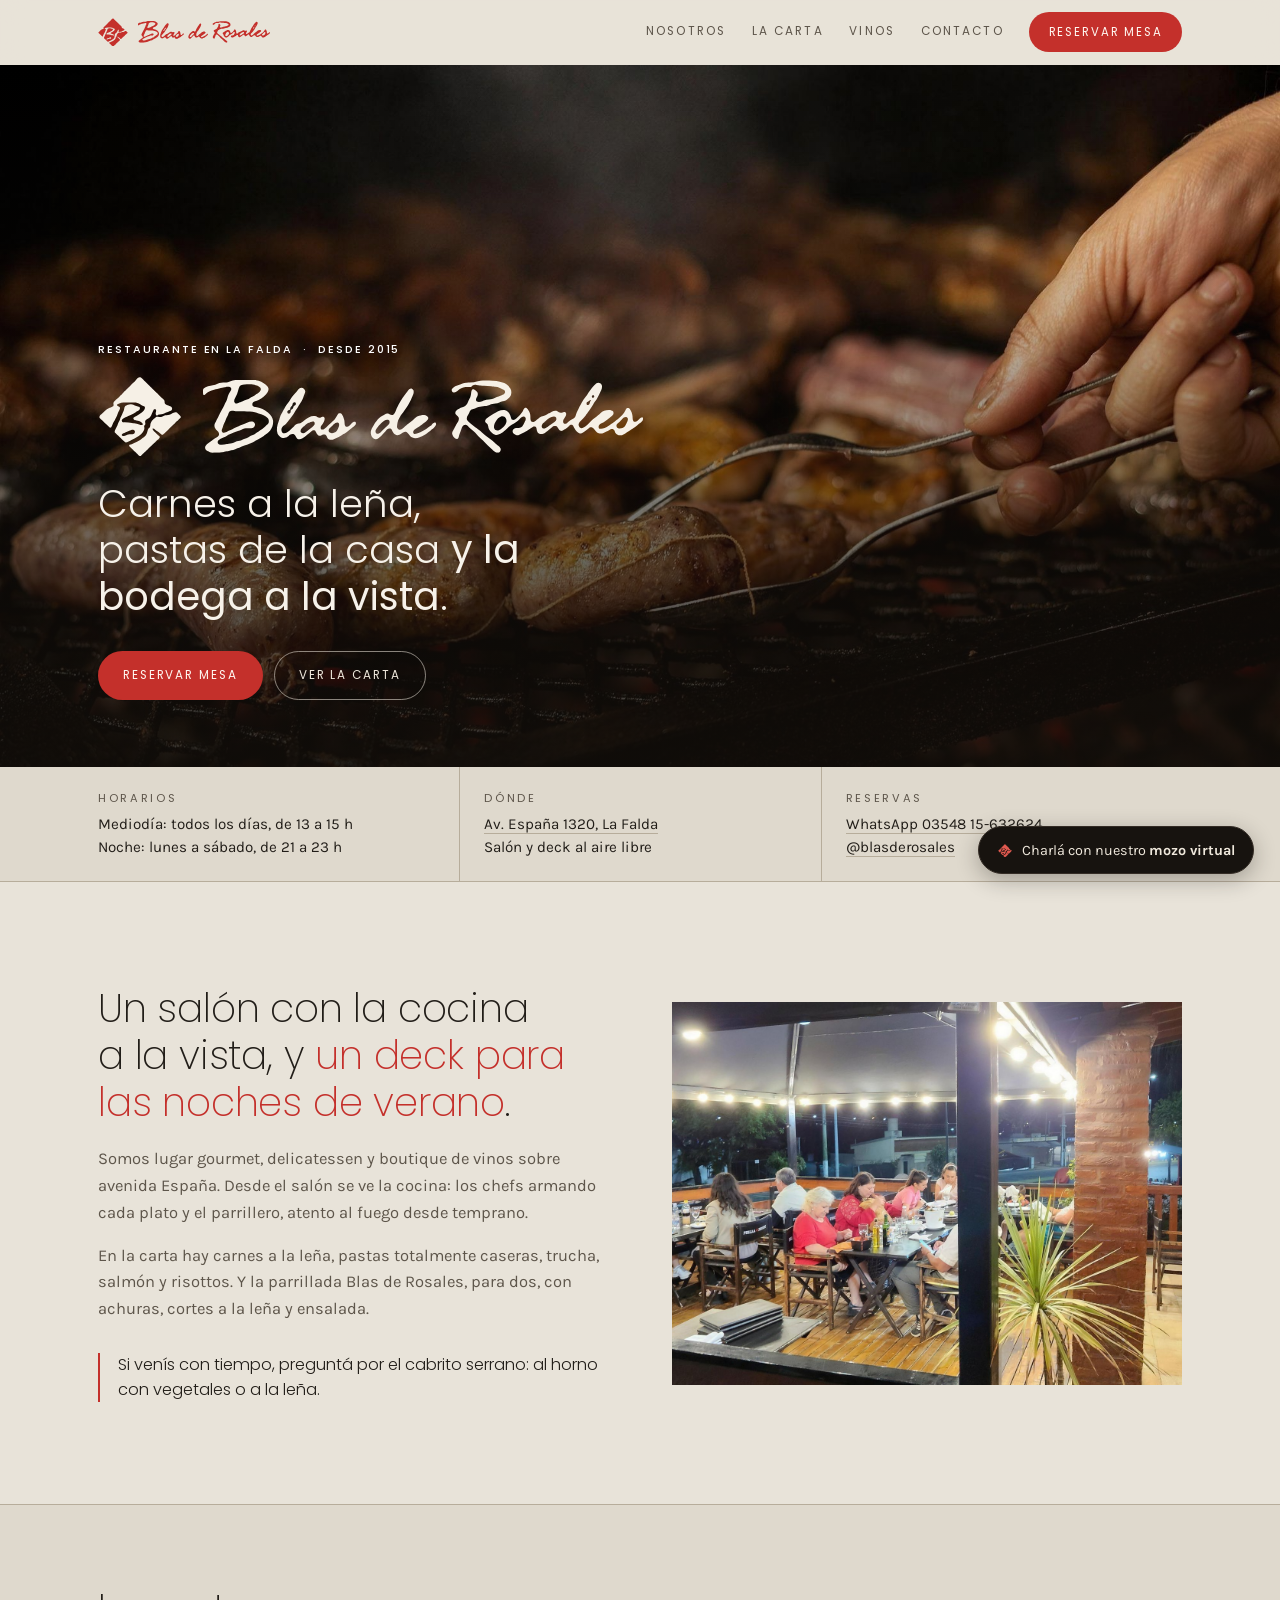
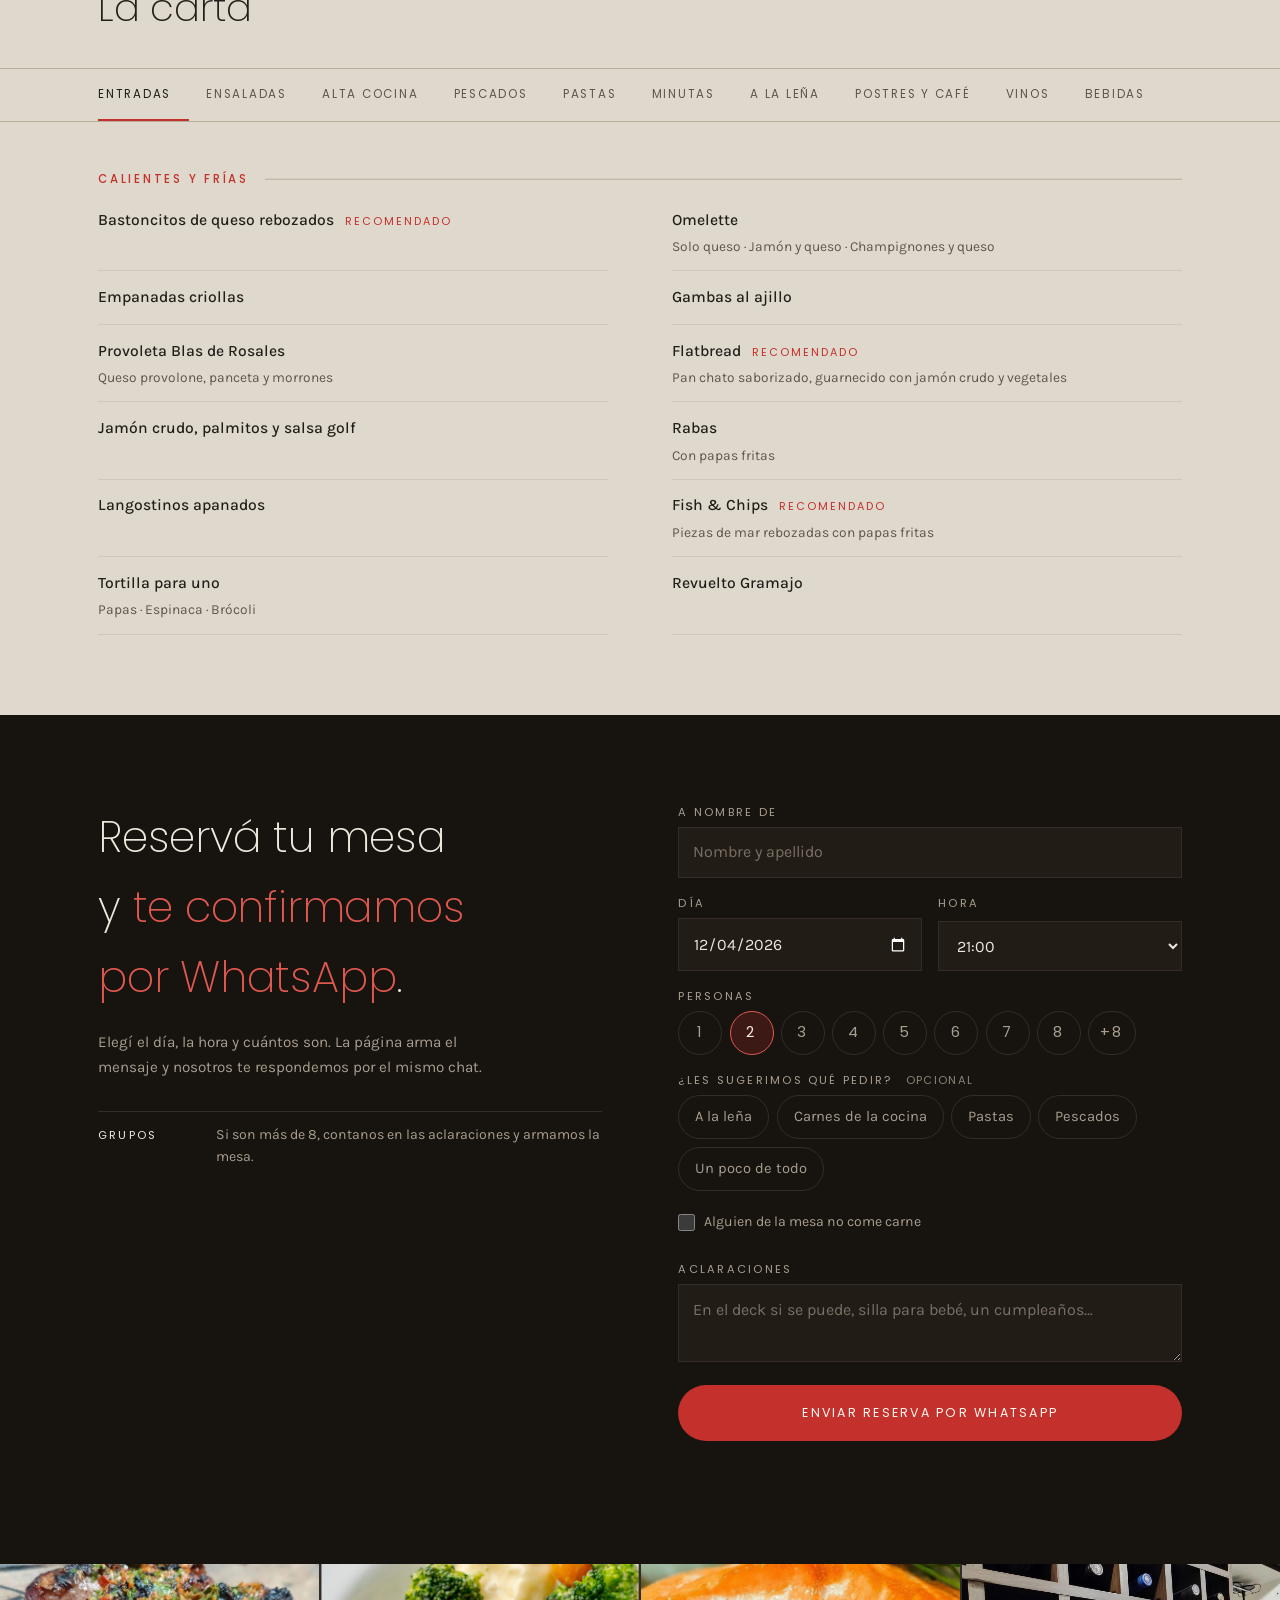
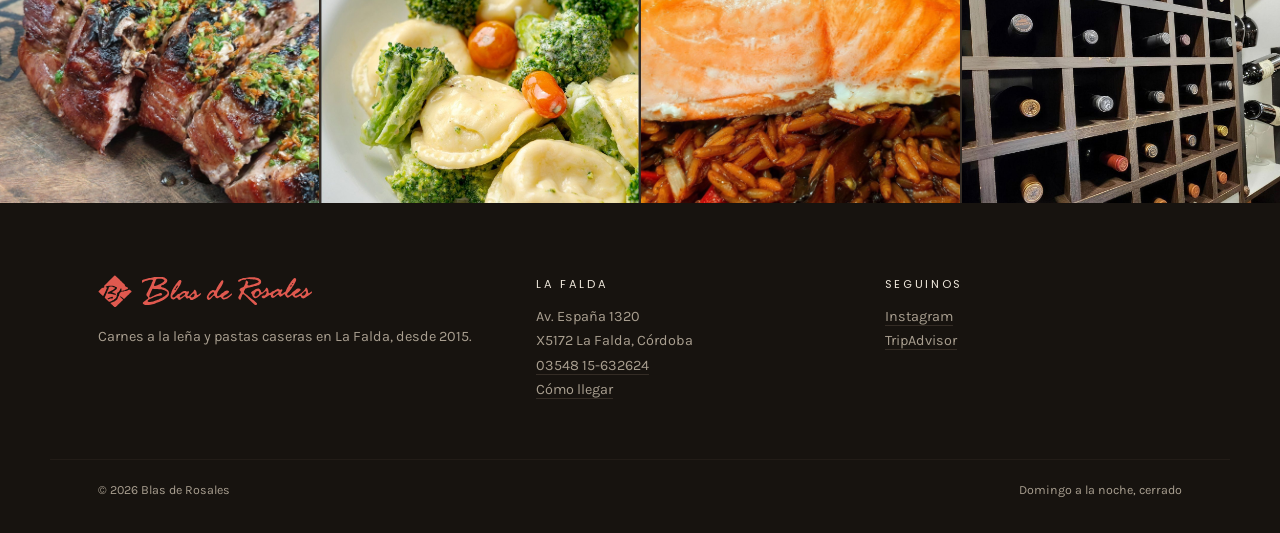
<file: index.html>
<!doctype html>
<html lang="es-AR">
<head>
  <meta charset="utf-8">
  <meta name="robots" content="noindex, nofollow"> <!-- NOINDEX-TEMPORAL -->
  <meta name="viewport" content="width=device-width, initial-scale=1">
  <title>Blas de Rosales · Carnes, pastas y más · La Falda</title>
  <meta name="description" content="Restaurante en La Falda, Córdoba. Carnes asadas a la leña, pastas artesanales, alta cocina y boutique de vinos. Av. España 1320. Reservas al 03548 15-632624.">
  <meta property="og:title" content="Blas de Rosales · La Falda">
  <meta property="og:description" content="Carnes a la leña, pastas artesanales y boutique de vinos en Av. España 1320, La Falda.">
  <meta property="og:image" content="https://gmonserrat25.github.io/blas-de-rosales/img/og-logo.jpg">
  <meta property="og:image:width" content="1200">
  <meta property="og:image:height" content="630">
  <meta property="og:image:alt" content="Logo de Blas de Rosales">
  <link rel="icon" href="img/icono.svg" type="image/svg+xml">
  <link rel="icon" href="img/icono.png" sizes="192x192">
  <link rel="preconnect" href="https://fonts.googleapis.com">
  <link rel="preconnect" href="https://fonts.gstatic.com" crossorigin>
  <link href="https://fonts.googleapis.com/css2?family=Karla:ital,wght@0,400;0,500;0,700;1,400&family=Poppins:wght@200;300;400;500&display=swap" rel="stylesheet">
  <link rel="stylesheet" href="css/estilos.css?v=202609292200">
</head>
<body>

  <a class="saltar" href="#contenido">Saltar al contenido</a>

  <header class="nav" data-nav>
    <div class="envoltura nav__fila">
      <a class="nav__marca" href="#inicio" aria-label="Blas de Rosales, inicio">
        <svg class="rombo" aria-hidden="true"><use href="img/logo/marca.svg#rombo"/></svg>
        <svg class="nombre" aria-hidden="true"><use href="img/logo/marca.svg#nombre"/></svg>
      </a>
      <nav class="nav__enlaces" aria-label="Secciones">
        <a href="#nosotros" data-ocultar>Nosotros</a>
        <a href="#carta">La carta</a>
        <a href="#vinos" data-ocultar>Vinos</a>
        <a href="#contacto" data-ocultar>Contacto</a>
        <a class="btn btn--rojo btn--chico" href="#reservas">Reservar mesa</a>
      </nav>
    </div>
  </header>

  <main id="contenido">

    <section id="inicio" class="hero">
      <img class="hero__foto" src="img/parrilla-achuras.jpg" alt="Chorizos, morcillas y achuras dorándose sobre las brasas" fetchpriority="high">
      <div class="hero__velo"></div>
      <div class="envoltura hero__contenido">
        <p class="hero__volanta">Restaurante en La Falda &nbsp;·&nbsp; desde 2015</p>
        <h1 class="hero__marca">
          <svg class="rombo" aria-hidden="true"><use href="img/logo/marca.svg#rombo"/></svg>
          <svg class="nombre" role="img" aria-label="Blas de Rosales"><use href="img/logo/marca.svg#nombre"/></svg>
        </h1>
        <p class="hero__frase">Carnes a la leña, pastas de la casa <em>y la bodega a la vista</em>.</p>
        <div class="hero__acciones">
          <a class="btn btn--rojo" href="#reservas">Reservar mesa</a>
          <a class="btn btn--linea-clara" href="#carta">Ver la carta</a>
        </div>
      </div>
    </section>

    <section class="datos" aria-label="Horarios, dirección y reservas">
      <dl class="envoltura datos__fila">
        <div class="dato">
          <dt>Horarios</dt>
          <dd>Mediodía: todos los días, de 13 a 15 h<br>Noche: lunes a sábado, de 21 a 23 h</dd>
        </div>
        <div class="dato">
          <dt>Dónde</dt>
          <dd><a href="https://www.google.com/maps/dir/?api=1&amp;destination=Blas+de+Rosales,+Av.+Espa%C3%B1a+1320,+La+Falda" target="_blank" rel="noopener">Av. España 1320, La Falda</a><br>Salón y deck al aire libre</dd>
        </div>
        <div class="dato">
          <dt>Reservas</dt>
          <dd><a href="https://wa.me/5493548632624" target="_blank" rel="noopener">WhatsApp 03548 15-632624</a><br><a href="https://www.instagram.com/blasderosales/" target="_blank" rel="noopener">@blasderosales</a></dd>
        </div>
      </dl>
    </section>

    <section id="nosotros" class="nosotros envoltura" aria-labelledby="titulo-nosotros">
      <div class="nosotros__grilla">
        <div>
          <h2 id="titulo-nosotros">Un salón con la cocina a la vista, y <em>un deck para las noches de verano</em>.</h2>
          <p>Somos lugar gourmet, delicatessen y boutique de vinos sobre avenida España. Desde el salón se ve la cocina: los chefs armando cada plato y el parrillero, atento al fuego desde temprano.</p>
          <p>En la carta hay carnes a la leña, pastas totalmente caseras, trucha, salmón y risottos. Y la parrillada Blas de Rosales, para dos, con achuras, cortes a la leña y ensalada.</p>
          <p class="nosotros__nota">Si venís con tiempo, preguntá por el cabrito serrano: al horno con vegetales o a la leña.</p>
        </div>
        <figure class="nosotros__foto">
          <img src="img/deck-noche.jpg" alt="El deck de madera de noche, con guirnaldas de luces y las mesas llenas" loading="lazy" width="2000" height="1000">
        </figure>
      </div>
    </section>

    <section id="carta" class="carta" aria-labelledby="titulo-carta">
      <div class="envoltura carta__cabeza">
        <h2 id="titulo-carta">La carta</h2>
      </div>
      <div class="pestanas" role="tablist" aria-label="Secciones de la carta" data-pestanas>
        <button class="pestana" type="button" role="tab" id="tab-entradas" aria-controls="entradas" aria-selected="true">Entradas</button>
        <button class="pestana" type="button" role="tab" id="tab-ensaladas" aria-controls="ensaladas" aria-selected="false" tabindex="-1">Ensaladas</button>
        <button class="pestana" type="button" role="tab" id="tab-alta-cocina" aria-controls="alta-cocina" aria-selected="false" tabindex="-1">Alta cocina</button>
        <button class="pestana" type="button" role="tab" id="tab-pescados" aria-controls="pescados" aria-selected="false" tabindex="-1">Pescados</button>
        <button class="pestana" type="button" role="tab" id="tab-pastas" aria-controls="pastas" aria-selected="false" tabindex="-1">Pastas</button>
        <button class="pestana" type="button" role="tab" id="tab-minutas" aria-controls="minutas" aria-selected="false" tabindex="-1">Minutas</button>
        <button class="pestana" type="button" role="tab" id="tab-lena" aria-controls="lena" aria-selected="false" tabindex="-1">A la leña</button>
        <button class="pestana" type="button" role="tab" id="tab-postres" aria-controls="postres" aria-selected="false" tabindex="-1">Postres y café</button>
        <button class="pestana" type="button" role="tab" id="tab-vinos" aria-controls="vinos" aria-selected="false" tabindex="-1">Vinos</button>
        <button class="pestana" type="button" role="tab" id="tab-bebidas" aria-controls="bebidas" aria-selected="false" tabindex="-1">Bebidas</button>
      </div>
      <div class="envoltura carta__cuerpo">
      <div class="panel" role="tabpanel" id="entradas" aria-labelledby="tab-entradas"><section class="grupo"><div class="grupo__cabeza"><h3>Calientes y frías</h3><span></span></div><ul class="platos"><li class="plato"><p class="plato__cabeza"><span class="plato__nombre">Bastoncitos de queso rebozados</span><span class="plato__marca">Recomendado</span></p></li><li class="plato"><p class="plato__cabeza"><span class="plato__nombre">Omelette</span></p><p class="plato__desc">Solo queso · Jamón y queso · Champignones y queso</p></li><li class="plato"><p class="plato__cabeza"><span class="plato__nombre">Empanadas criollas</span></p></li><li class="plato"><p class="plato__cabeza"><span class="plato__nombre">Gambas al ajillo</span></p></li><li class="plato"><p class="plato__cabeza"><span class="plato__nombre">Provoleta Blas de Rosales</span></p><p class="plato__desc">Queso provolone, panceta y morrones</p></li><li class="plato"><p class="plato__cabeza"><span class="plato__nombre">Flatbread</span><span class="plato__marca">Recomendado</span></p><p class="plato__desc">Pan chato saborizado, guarnecido con jamón crudo y vegetales</p></li><li class="plato"><p class="plato__cabeza"><span class="plato__nombre">Jamón crudo, palmitos y salsa golf</span></p></li><li class="plato"><p class="plato__cabeza"><span class="plato__nombre">Rabas</span></p><p class="plato__desc">Con papas fritas</p></li><li class="plato"><p class="plato__cabeza"><span class="plato__nombre">Langostinos apanados</span></p></li><li class="plato"><p class="plato__cabeza"><span class="plato__nombre">Fish &amp; Chips</span><span class="plato__marca">Recomendado</span></p><p class="plato__desc">Piezas de mar rebozadas con papas fritas</p></li><li class="plato"><p class="plato__cabeza"><span class="plato__nombre">Tortilla para uno</span></p><p class="plato__desc">Papas · Espinaca · Brócoli</p></li><li class="plato"><p class="plato__cabeza"><span class="plato__nombre">Revuelto Gramajo</span></p></li></ul></section></div>
      <div class="panel" role="tabpanel" id="ensaladas" aria-labelledby="tab-ensaladas" hidden><section class="grupo"><div class="grupo__cabeza"><h3>Armala a tu gusto</h3><span></span></div><p class="grupo__nota">Elegí hasta 4 ingredientes</p><p class="grupo__texto">Tomate · Cebolla · Apio · Lechuga · Papa · Achicoria · Zanahoria · Rúcula · Remolacha</p><p class="grupo__nota">Adicionales con cargo: huevo duro, queso, atún, palmitos, tomates secos, champignon y palta.</p></section><section class="grupo"><div class="grupo__cabeza"><h3>Ensaladas especiales</h3><span></span></div><ul class="platos"><li class="plato"><p class="plato__cabeza"><span class="plato__nombre">Rúcula, parmesano y cherry</span></p></li><li class="plato"><p class="plato__cabeza"><span class="plato__nombre">Cantábrica</span><span class="plato__marca">Recomendado</span></p><p class="plato__desc">Hojas verdes, tomates cherry, croutons, dados de queso y tiras de pollo</p></li><li class="plato"><p class="plato__cabeza"><span class="plato__nombre">Tibia de vegetales</span><span class="plato__marca">Recomendado</span></p><p class="plato__desc">Grillados</p></li><li class="plato"><p class="plato__cabeza"><span class="plato__nombre">Hojas verdes, apio roquefort y crutones</span></p></li><li class="plato"><p class="plato__cabeza"><span class="plato__nombre">Salmón, hojas verdes, alcaparras y cherry</span></p><p class="plato__desc"><em>Sujeto a disponibilidad</em></p></li><li class="plato"><p class="plato__cabeza"><span class="plato__nombre">Papas perejil y morrones asados</span></p></li><li class="plato"><p class="plato__cabeza"><span class="plato__nombre">Crostinis</span></p><p class="plato__desc">Tostaditas con ajo, lechuga, tomate y huevo duro</p></li><li class="plato"><p class="plato__cabeza"><span class="plato__nombre">Ensalada del mar</span></p><p class="plato__desc">Rúcula, palmitos, kanikama y tomate</p></li></ul></section><section class="grupo"><div class="grupo__cabeza"><h3>Acompañamientos</h3><span></span></div><ul class="platos"><li class="plato"><p class="plato__cabeza"><span class="plato__nombre">Papas fritas</span></p><p class="plato__desc">Bastón · Española · Rejillas</p></li><li class="plato"><p class="plato__cabeza"><span class="plato__nombre">Papas fritas con huevos revueltos</span></p></li><li class="plato"><p class="plato__cabeza"><span class="plato__nombre">Papas al natural</span></p></li><li class="plato"><p class="plato__cabeza"><span class="plato__nombre">Papas a la crema</span></p></li><li class="plato"><p class="plato__cabeza"><span class="plato__nombre">Papas especiales</span></p><p class="plato__desc">Noisette · Bravas · Provenzal</p></li><li class="plato"><p class="plato__cabeza"><span class="plato__nombre">Puré</span></p><p class="plato__desc">Papas · Calabaza · Mixto</p></li><li class="plato"><p class="plato__cabeza"><span class="plato__nombre">Puré rústico</span></p><p class="plato__desc">Panceta y verdeo</p></li><li class="plato"><p class="plato__cabeza"><span class="plato__nombre">Puré de manzanas</span></p></li><li class="plato"><p class="plato__cabeza"><span class="plato__nombre">Timbal de arroz</span></p><p class="plato__desc">Arroz, verdeo y crema</p></li><li class="plato"><p class="plato__cabeza"><span class="plato__nombre">Espinacas a la crema</span></p></li><li class="plato"><p class="plato__cabeza"><span class="plato__nombre">Calabacines grillados</span></p><p class="plato__desc">Con manteca y azúcar negra</p></li><li class="plato"><p class="plato__cabeza"><span class="plato__nombre">Tomate a la italiana</span></p><p class="plato__desc">Grillados, gratinados con reggianito</p></li><li class="plato"><p class="plato__cabeza"><span class="plato__nombre">Papas rellenas Ros</span></p><p class="plato__desc">Con miel y ajo</p></li><li class="plato"><p class="plato__cabeza"><span class="plato__nombre">Papas Blas</span><span class="plato__marca">Recomendado</span></p><p class="plato__desc">Rellenas con manteca, queso, panceta tostada y cebollines</p></li><li class="plato"><p class="plato__cabeza"><span class="plato__nombre">Huevos fritos</span></p></li><li class="plato"><p class="plato__cabeza"><span class="plato__nombre">Mézclum</span></p><p class="plato__desc">De vegetales, naranja y miel</p></li></ul></section></div>
      <div class="panel" role="tabpanel" id="alta-cocina" aria-labelledby="tab-alta-cocina" hidden><section class="grupo"><div class="grupo__cabeza"><h3>Carnes, cerdo y pollo</h3><span></span></div><ul class="platos"><li class="plato"><p class="plato__cabeza"><span class="plato__nombre">Bife de chorizo al chimichurri</span><span class="plato__marca">Recomendado</span></p><p class="plato__desc">Con papas bastón</p></li><li class="plato"><p class="plato__cabeza"><span class="plato__nombre">Colita de cuadril marinada</span></p><p class="plato__desc">Acompañada con vegetales · <em>Para 2 personas</em></p></li><li class="plato"><p class="plato__cabeza"><span class="plato__nombre">Entrecôte a la francesa</span></p><p class="plato__desc">Crema amostazada al Chardonnay y hongos en guarnición de papas gratinadas</p></li><li class="plato"><p class="plato__cabeza"><span class="plato__nombre">Entrecôte bacon</span><span class="plato__marca">Recomendado</span></p><p class="plato__desc">Con papas gratinadas</p></li><li class="plato"><p class="plato__cabeza"><span class="plato__nombre">Lomo a la pimienta</span></p><p class="plato__desc">Con papas a la crema</p></li><li class="plato"><p class="plato__cabeza"><span class="plato__nombre">Lomo al champignon</span></p><p class="plato__desc">Con papas noisette</p></li><li class="plato"><p class="plato__cabeza"><span class="plato__nombre">Lomo al roquefort</span></p><p class="plato__desc">Con papas rústicas</p></li><li class="plato"><p class="plato__cabeza"><span class="plato__nombre">Lomo en Malbec y frutos rojos</span><span class="plato__marca">Recomendado</span></p></li><li class="plato"><p class="plato__cabeza"><span class="plato__nombre">Lomo lardeado</span></p><p class="plato__desc">Con papas a la criolla</p></li><li class="plato"><p class="plato__cabeza"><span class="plato__nombre">Lomo Ros</span><span class="plato__marca">Recomendado</span></p><p class="plato__desc">Al provolone, con hojas verdes en guarnición de papas rellenas de ajo y miel</p></li><li class="plato"><p class="plato__cabeza"><span class="plato__nombre">Lomo strogonoff</span></p><p class="plato__desc">Con papas a la crema</p></li><li class="plato"><p class="plato__cabeza"><span class="plato__nombre">Mollejitas</span></p><p class="plato__desc">A la crema</p></li><li class="plato"><p class="plato__cabeza"><span class="plato__nombre">Mollejitas al champagne</span></p><p class="plato__desc">Con papas o arroz cremoso</p></li><li class="plato"><p class="plato__cabeza"><span class="plato__nombre">Pollo al curry</span><span class="plato__marca">Recomendado</span></p><p class="plato__desc">Con arroz salteado</p></li><li class="plato"><p class="plato__cabeza"><span class="plato__nombre">Pollo deshuesado a la naranja</span></p><p class="plato__desc">Con papas al natural</p></li><li class="plato"><p class="plato__cabeza"><span class="plato__nombre">Pollo deshuesado al ajillo</span></p><p class="plato__desc">Con papas a la gallega</p></li><li class="plato"><p class="plato__cabeza"><span class="plato__nombre">Pollo deshuesado al champignon</span></p><p class="plato__desc">Con papas españolas</p></li><li class="plato"><p class="plato__cabeza"><span class="plato__nombre">Pollo mediterráneo</span><span class="plato__marca">Recomendado</span></p><p class="plato__desc">Cherry, panceta, queso y champignones con papas gajo</p></li><li class="plato"><p class="plato__cabeza"><span class="plato__nombre">Cerdo a la mostaza</span></p><p class="plato__desc">Con papas noisette</p></li><li class="plato"><p class="plato__cabeza"><span class="plato__nombre">Cerdo agridulce</span></p><p class="plato__desc">Con mézclum de naranja a la miel</p></li><li class="plato"><p class="plato__cabeza"><span class="plato__nombre">Cerdo laqueado</span></p><p class="plato__desc">Con puré de manzanas</p></li><li class="plato"><p class="plato__cabeza"><span class="plato__nombre">Costillitas de cerdo al whisky</span><span class="plato__marca">Recomendado</span></p><p class="plato__desc">Con timbal de arroz</p></li></ul></section><section class="grupo"><div class="grupo__cabeza"><h3>Especialidades</h3><span></span></div><p class="grupo__nota">Sujeto a disponibilidad</p><ul class="platos"><li class="plato"><p class="plato__cabeza"><span class="plato__nombre">Chivito braseado con papas rústicas</span><span class="plato__marca">Recomendado</span></p><p class="plato__desc">Paleta de chivito braseado, vegetales</p></li><li class="plato"><p class="plato__cabeza"><span class="plato__nombre">Cordero al Oporto</span><span class="plato__marca">Recomendado</span></p><p class="plato__desc">Con higos y papas en gajo</p></li></ul></section></div>
      <div class="panel" role="tabpanel" id="pescados" aria-labelledby="tab-pescados" hidden><section class="grupo"><ul class="platos"><li class="plato"><p class="plato__cabeza"><span class="plato__nombre">Cazuela de mariscos</span></p></li><li class="plato"><p class="plato__cabeza"><span class="plato__nombre">Filet de merluza a las finas hierbas</span></p></li><li class="plato"><p class="plato__cabeza"><span class="plato__nombre">Merluza a la romana</span></p><p class="plato__desc">Con puré</p></li><li class="plato"><p class="plato__cabeza"><span class="plato__nombre">Merluza a las finas hierbas</span></p><p class="plato__desc">Con papas noisette</p></li><li class="plato"><p class="plato__cabeza"><span class="plato__nombre">Papillot de merluza</span></p><p class="plato__desc">Cocción en paquete con roquefort y vegetales</p></li><li class="plato"><p class="plato__cabeza"><span class="plato__nombre">Papillot de surubí</span></p><p class="plato__desc">Cocción en paquete con roquefort y vegetales</p></li><li class="plato"><p class="plato__cabeza"><span class="plato__nombre">Ranas a la provenzal</span></p><p class="plato__desc">Con papas fritas</p></li><li class="plato"><p class="plato__cabeza"><span class="plato__nombre">Roulade de merluza y espinaca</span><span class="plato__marca">Recomendado</span></p><p class="plato__desc">Con vegetales</p></li><li class="plato"><p class="plato__cabeza"><span class="plato__nombre">Salmón rosado Blas</span><span class="plato__marca">Recomendado</span></p><p class="plato__desc">Grillado en guarnición de arroz salteado con verduras al wok</p></li><li class="plato"><p class="plato__cabeza"><span class="plato__nombre">Salmón rosado grillado</span></p><p class="plato__desc">Con papas gratinadass</p></li><li class="plato"><p class="plato__cabeza"><span class="plato__nombre">Sopa de pescado</span><span class="plato__marca">Recomendado</span></p><p class="plato__desc">Pescado, fumet y vegetales</p></li><li class="plato"><p class="plato__cabeza"><span class="plato__nombre">Trucha a la pimienta</span></p><p class="plato__desc">Con papas gratinadass</p></li></ul></section><p class="grupo__nota panel__aclaracion">Todos los lomos pueden cambiarse a entrecôte. Todas las carnes, pollos y pescados pueden ser simplemente grillados o a la leña.</p></div>
      <div class="panel" role="tabpanel" id="pastas" aria-labelledby="tab-pastas" hidden><p class="panel__nota">Artesanales, de nuestros chefs.</p><section class="grupo"><div class="grupo__cabeza"><h3>Pastas</h3><span></span></div><ul class="platos"><li class="plato"><p class="plato__cabeza"><span class="plato__nombre">Crepes de mariscos</span><span class="plato__marca">Recomendado</span></p><p class="plato__desc">En salsa rosa</p></li><li class="plato"><p class="plato__cabeza"><span class="plato__nombre">Crepes de pollo</span></p><p class="plato__desc">Champignon y verdeo</p></li><li class="plato"><p class="plato__cabeza"><span class="plato__nombre">Ñoquis de papa</span></p></li><li class="plato"><p class="plato__cabeza"><span class="plato__nombre">Panzotis</span></p><p class="plato__desc">Rellenos de espinaca y seso</p></li><li class="plato"><p class="plato__cabeza"><span class="plato__nombre">Sorrentinos</span></p><p class="plato__desc">De espinacas y 4 quesos</p></li><li class="plato"><p class="plato__cabeza"><span class="plato__nombre">Sorrentinos</span><span class="plato__marca">Recomendado</span></p><p class="plato__desc">De calabaza y queso</p></li><li class="plato"><p class="plato__cabeza"><span class="plato__nombre">Sorrentinos</span></p><p class="plato__desc">De jamón y queso</p></li><li class="plato"><p class="plato__cabeza"><span class="plato__nombre">Sorrentinos</span></p><p class="plato__desc">De salmón</p></li><li class="plato"><p class="plato__cabeza"><span class="plato__nombre">Sorrentinos</span></p><p class="plato__desc">De ricotta y nuez</p></li><li class="plato"><p class="plato__cabeza"><span class="plato__nombre">Tallarines</span></p><p class="plato__desc">Al huevo</p></li><li class="plato"><p class="plato__cabeza"><span class="plato__nombre">Tallarines de remolacha</span><span class="plato__marca">Recomendado</span></p><p class="plato__desc">Salsa recomendada: crema, jamón crudo y verdeo</p></li><li class="plato"><p class="plato__cabeza"><span class="plato__nombre">Tallarines Di Mare</span></p><p class="plato__desc">Frutos del mar a la crema o salsa de tomate</p></li></ul></section><section class="grupo"><div class="grupo__cabeza"><h3>Salsas</h3><span></span></div><ul class="platos"><li class="plato"><p class="plato__cabeza"><span class="plato__nombre">Blas</span></p><p class="plato__desc">Panceta, ciboulette, crema y almendras</p></li><li class="plato"><p class="plato__cabeza"><span class="plato__nombre">Boloñesa</span></p></li><li class="plato"><p class="plato__cabeza"><span class="plato__nombre">Roquefort, 4 quesos, pesto y crema de verdeo</span></p></li><li class="plato"><p class="plato__cabeza"><span class="plato__nombre">Crema, rúcula y cherry</span></p></li><li class="plato"><p class="plato__cabeza"><span class="plato__nombre">Brócoli</span></p><p class="plato__desc">Crema y ajo</p></li><li class="plato"><p class="plato__cabeza"><span class="plato__nombre">Reducción de Malbec</span></p><p class="plato__desc">Con hongos</p></li><li class="plato"><p class="plato__cabeza"><span class="plato__nombre">Scarparo</span></p><p class="plato__desc">Jamón, fondue de tomate, panceta, crema, verdeo y albahaca</p></li><li class="plato"><p class="plato__cabeza"><span class="plato__nombre">Carbonara</span></p></li><li class="plato"><p class="plato__cabeza"><span class="plato__nombre">Ragout</span></p><p class="plato__desc">Carne vacuna</p></li><li class="plato"><p class="plato__cabeza"><span class="plato__nombre">Champignon</span></p></li><li class="plato"><p class="plato__cabeza"><span class="plato__nombre">Di Mare</span><span class="plato__marca">Recomendado</span></p><p class="plato__desc">Frutos del mar a la crema o salsa de tomate</p></li></ul></section><section class="grupo"><div class="grupo__cabeza"><h3>Risottos</h3><span></span></div><ul class="platos"><li class="plato"><p class="plato__cabeza"><span class="plato__nombre">Risotto con camarones</span></p><p class="plato__desc">Arroz, vegetales, camarones y crema</p></li><li class="plato"><p class="plato__cabeza"><span class="plato__nombre">Risotto de hongos</span></p></li><li class="plato"><p class="plato__cabeza"><span class="plato__nombre">Risotto de vegetales</span></p></li><li class="plato"><p class="plato__cabeza"><span class="plato__nombre">Risotto "Tony"</span><span class="plato__marca">Recomendado</span></p><p class="plato__desc">Arroz, camarones, hongos y crema</p></li></ul></section></div>
      <div class="panel" role="tabpanel" id="minutas" aria-labelledby="tab-minutas" hidden><p class="panel__nota">Con papas fritas o ensalada mixta.</p><section class="grupo"><ul class="platos"><li class="plato"><p class="plato__cabeza"><span class="plato__nombre">Milanesa de ternera</span></p></li><li class="plato"><p class="plato__cabeza"><span class="plato__nombre">Milanesa napolitana</span></p></li><li class="plato"><p class="plato__cabeza"><span class="plato__nombre">Milanesa al roquefort</span></p></li><li class="plato"><p class="plato__cabeza"><span class="plato__nombre">Milanesa al provolone</span></p></li><li class="plato"><p class="plato__cabeza"><span class="plato__nombre">Suprema de pollo</span></p></li><li class="plato"><p class="plato__cabeza"><span class="plato__nombre">Suprema napolitana</span></p></li><li class="plato"><p class="plato__cabeza"><span class="plato__nombre">Suprema al roquefort</span></p></li><li class="plato"><p class="plato__cabeza"><span class="plato__nombre">Suprema al provolone</span></p></li><li class="plato"><p class="plato__cabeza"><span class="plato__nombre">Milanesa de merluza</span></p></li><li class="plato"><p class="plato__cabeza"><span class="plato__nombre">Milanesa de surubí</span></p></li></ul></section></div>
      <div class="panel" role="tabpanel" id="lena" aria-labelledby="tab-lena" hidden><div class="recuadro"><p class="recuadro__para">Para dos</p><div><h4>Parrillada Blas de Rosales</h4><p>Empanada criolla, provoleta, chorizo, morcilla, salchicha, chinchulín, molleja, costilla de cerdo, costilla, vacío, chivito; papas fritas con huevo revuelto y ensalada mixta.</p></div></div><section class="grupo"><div class="grupo__cabeza"><h3>Carnes asadas a la leña</h3><span></span></div><ul class="platos"><li class="plato"><p class="plato__cabeza"><span class="plato__nombre">Cabrito serrano</span><span class="plato__marca">Recomendado</span></p><p class="plato__desc">Con empanada y papas fritas o ensalada mixta</p></li><li class="plato"><p class="plato__cabeza"><span class="plato__nombre">Entraña</span></p></li><li class="plato"><p class="plato__cabeza"><span class="plato__nombre">Bifecito de lomo</span></p><p class="plato__desc">Plancha o leña</p></li><li class="plato"><p class="plato__cabeza"><span class="plato__nombre">Entrecôte</span></p><p class="plato__desc">Plancha o leña</p></li><li class="plato"><p class="plato__cabeza"><span class="plato__nombre">Bife de chorizo</span></p><p class="plato__desc">Plancha o leña</p></li><li class="plato"><p class="plato__cabeza"><span class="plato__nombre">Tira de asado</span></p></li><li class="plato"><p class="plato__cabeza"><span class="plato__nombre">Vacío</span></p></li><li class="plato"><p class="plato__cabeza"><span class="plato__nombre">Costillas de cerdo</span></p></li><li class="plato"><p class="plato__cabeza"><span class="plato__nombre">Matambre de cerdo</span></p><p class="plato__desc">Al limón · Al roquefort</p></li><li class="plato"><p class="plato__cabeza"><span class="plato__nombre">Churrasquito de cerdo</span></p><p class="plato__desc">Plancha o leña</p></li></ul></section><section class="grupo"><div class="grupo__cabeza"><h3>Achuras</h3><span></span></div><ul class="platos"><li class="plato"><p class="plato__cabeza"><span class="plato__nombre">Tabla de achuras</span></p><p class="plato__desc">Chorizo, morcilla, salchicha, chinchulín y mollejas</p></li><li class="plato"><p class="plato__cabeza"><span class="plato__nombre">Molleja</span></p></li><li class="plato"><p class="plato__cabeza"><span class="plato__nombre">Chinchulín</span></p></li><li class="plato"><p class="plato__cabeza"><span class="plato__nombre">Salchicha parrillera</span></p></li><li class="plato"><p class="plato__cabeza"><span class="plato__nombre">Chorizo o morcilla</span></p></li></ul></section><section class="grupo"><div class="grupo__cabeza"><h3>Parrillada completa</h3><span></span></div><ul class="platos"><li class="plato"><p class="plato__cabeza"><span class="plato__nombre">Parrillada clásica para dos</span></p><p class="plato__desc">Chorizo, morcilla, chinchulín, costilla, vacío, costilla de cerdo</p></li><li class="plato"><p class="plato__cabeza"><span class="plato__nombre">Parrillada clásica para uno</span></p><p class="plato__desc">Chorizo, morcilla, chinchulín, costilla, vacío, costilla de cerdo</p></li><li class="plato"><p class="plato__cabeza"><span class="plato__nombre">Parrillada de vegetales</span></p></li></ul></section></div>
      <div class="panel" role="tabpanel" id="postres" aria-labelledby="tab-postres" hidden><section class="grupo"><div class="grupo__cabeza"><h3>Postres</h3><span></span></div><ul class="platos"><li class="plato"><p class="plato__cabeza"><span class="plato__nombre">Panqueque</span></p><p class="plato__desc">Crema chantilly, dulce de leche y nueces</p></li><li class="plato"><p class="plato__cabeza"><span class="plato__nombre">Panqueque</span></p><p class="plato__desc">Helado, frutos rojos y crema chantilly</p></li><li class="plato"><p class="plato__cabeza"><span class="plato__nombre">Panqueque</span></p><p class="plato__desc">Helado, dulce de leche y salsa de chocolate</p></li><li class="plato"><p class="plato__cabeza"><span class="plato__nombre">Panqueque</span></p><p class="plato__desc">Dulce de leche con baño de chocolate</p></li><li class="plato"><p class="plato__cabeza"><span class="plato__nombre">Panqueque</span></p><p class="plato__desc">Dulce de leche y crema</p></li><li class="plato"><p class="plato__cabeza"><span class="plato__nombre">Tiramisú</span></p></li><li class="plato"><p class="plato__cabeza"><span class="plato__nombre">Crème brûlée</span></p></li><li class="plato"><p class="plato__cabeza"><span class="plato__nombre">Brownie con helado</span></p></li><li class="plato"><p class="plato__cabeza"><span class="plato__nombre">Frutas en almíbar</span></p><p class="plato__desc">Con crema o queso Tybo o cremoso</p></li><li class="plato"><p class="plato__cabeza"><span class="plato__nombre">Crepe</span></p><p class="plato__desc">De dulce de leche flambeado</p></li><li class="plato"><p class="plato__cabeza"><span class="plato__nombre">Batata o membrillo</span></p><p class="plato__desc">Con queso Tybo o fresco</p></li><li class="plato"><p class="plato__cabeza"><span class="plato__nombre">Copa tentación</span><span class="plato__marca">Recomendado</span></p><p class="plato__desc">Helado de vainilla, Irish Cream, Marroc y crema chantilly</p></li><li class="plato"><p class="plato__cabeza"><span class="plato__nombre">Copa Blas de Rosales</span><span class="plato__marca">Recomendado</span></p><p class="plato__desc">Helado, Irish Cream, almendras y crema chantilly</p></li><li class="plato"><p class="plato__cabeza"><span class="plato__nombre">Helado</span></p><p class="plato__desc">1 bocha · 2 bochas · 3 bochas</p></li><li class="plato"><p class="plato__cabeza"><span class="plato__nombre">Tortilla de manzana</span></p><p class="plato__desc">Panqueque con manzana flambeada al rhum</p></li><li class="plato"><p class="plato__cabeza"><span class="plato__nombre">Flan casero</span></p><p class="plato__desc">Con caramelo, crema y dulce de leche</p></li><li class="plato"><p class="plato__cabeza"><span class="plato__nombre">Don Pedro</span></p><p class="plato__desc">Helado, whisky, nueces y crema chantilly</p></li><li class="plato"><p class="plato__cabeza"><span class="plato__nombre">Copa chocolate</span></p><p class="plato__desc">Helado de chocolate, licor de chocolate y chantilly</p></li><li class="plato"><p class="plato__cabeza"><span class="plato__nombre">Copa Figs &amp; Cream</span></p><p class="plato__desc">Crema americana, higos, crema chantilly, chocolate y nueces</p></li><li class="plato"><p class="plato__cabeza"><span class="plato__nombre">Lemon Ice</span></p><p class="plato__desc">Helado de limón con champagne</p></li><li class="plato"><p class="plato__cabeza"><span class="plato__nombre">Bombón escocés, suizo o almendrado</span></p></li><li class="plato"><p class="plato__cabeza"><span class="plato__nombre">Copa de Nutella y Oreo</span></p></li><li class="plato"><p class="plato__cabeza"><span class="plato__nombre">Mixtura de frutas</span></p><p class="plato__desc">Sola o con helado</p></li></ul></section><section class="grupo"><div class="grupo__cabeza"><h3>Cafetería</h3><span></span></div><p class="grupo__nota">Adicional crema</p><ul class="platos"><li class="plato"><p class="plato__cabeza"><span class="plato__nombre">Café o cortado pocillo</span></p></li><li class="plato"><p class="plato__cabeza"><span class="plato__nombre">Café o cortado jarrito</span></p></li><li class="plato"><p class="plato__cabeza"><span class="plato__nombre">Té clásico, hierbas y saborizados</span></p></li><li class="plato"><p class="plato__cabeza"><span class="plato__nombre">Tés Inti Zen</span></p></li><li class="plato"><p class="plato__cabeza"><span class="plato__nombre">Café Blas de Rosales</span></p><p class="plato__desc">Leche condensada, café, coñac, canela, chocolate</p></li><li class="plato"><p class="plato__cabeza"><span class="plato__nombre">Cappuccino | Irlandés | Caribeño | Francés</span></p></li></ul></section></div>
      <div class="panel" role="tabpanel" id="vinos" aria-labelledby="tab-vinos" hidden><section class="grupo"><div class="grupo__cabeza"><h3>Alta gama, de autor y recomendados</h3><span></span></div><ul class="platos"><li class="plato"><p class="plato__cabeza"><span class="plato__nombre">Finca La Linda</span></p><p class="plato__desc">Malbec · Cabernet Sauvignon</p></li><li class="plato"><p class="plato__cabeza"><span class="plato__nombre">Finca Las Perdices</span></p><p class="plato__desc">Malbec · Cabernet Sauvignon · Malbec por copa</p></li><li class="plato"><p class="plato__cabeza"><span class="plato__nombre">El Potrillo <span class="plato__bodega">Salentein</span></span></p><p class="plato__desc">Malbec · Pinot Noir · Dulce Natural</p></li><li class="plato"><p class="plato__cabeza"><span class="plato__nombre">Killka <span class="plato__bodega">Salentein</span></span></p><p class="plato__desc">Red Blend</p></li><li class="plato"><p class="plato__cabeza"><span class="plato__nombre">Callia <span class="plato__bodega">Salentein</span></span></p><p class="plato__desc">Malbec · Chardonnay</p></li><li class="plato"><p class="plato__cabeza"><span class="plato__nombre">Salentein Reserve <span class="plato__bodega">Salentein</span></span></p><p class="plato__desc">Malbec · Cabernet Sauvignon</p></li><li class="plato"><p class="plato__cabeza"><span class="plato__nombre">Saint Felicien <span class="plato__bodega">Catena Zapata</span></span></p><p class="plato__desc">Malbec · Cabernet Franc</p></li><li class="plato"><p class="plato__cabeza"><span class="plato__nombre">D.V. Catena <span class="plato__bodega">Catena Zapata</span></span></p><p class="plato__desc">Malbec-Malbec · Cabernet-Malbec</p></li><li class="plato"><p class="plato__cabeza"><span class="plato__nombre">Nicasia Vineyards <span class="plato__bodega">Catena Zapata</span></span></p><p class="plato__desc">Red Blend Malbec · Red Blend Cabernet Franc</p></li><li class="plato"><p class="plato__cabeza"><span class="plato__nombre">Alamos <span class="plato__bodega">Catena Zapata</span></span></p><p class="plato__desc">Malbec · Cabernet Sauvignon · Pinot Noir · Espumante Extra Brut / Brut Rosé</p></li><li class="plato"><p class="plato__cabeza"><span class="plato__nombre">Elementos <span class="plato__bodega">El Esteco</span></span></p><p class="plato__desc">Malbec · Tannat · Elementos 3/8</p></li><li class="plato"><p class="plato__cabeza"><span class="plato__nombre">Don David <span class="plato__bodega">El Esteco</span></span></p><p class="plato__desc">Malbec</p></li><li class="plato"><p class="plato__cabeza"><span class="plato__nombre">Luigi Bosca</span></p><p class="plato__desc">Malbec · Espumante Brut Nature</p></li><li class="plato"><p class="plato__cabeza"><span class="plato__nombre">Rutini <span class="plato__bodega">Rutini</span></span></p><p class="plato__desc">Malbec-Malbec · Cabernet-Malbec</p></li><li class="plato"><p class="plato__cabeza"><span class="plato__nombre">Trumpeter <span class="plato__bodega">Rutini</span></span></p><p class="plato__desc">Malbec</p></li><li class="plato"><p class="plato__cabeza"><span class="plato__nombre">Reto <span class="plato__bodega">Vicentin Family Wines</span></span></p><p class="plato__desc">Malbec orgánico y blend</p></li></ul></section><section class="grupo"><div class="grupo__cabeza"><h3>Bodegas clásicas</h3><span></span></div><ul class="platos"><li class="plato"><p class="plato__cabeza"><span class="plato__nombre">Norton</span></p><p class="plato__desc">Malbec · Cabernet Sauvignon · Chardonnay · Sauvignon Blanc</p></li><li class="plato"><p class="plato__cabeza"><span class="plato__nombre">Varietales especiales <span class="plato__bodega">Norton</span></span></p><p class="plato__desc">Mil Rosas · Cosecha Tardía (blanco o tinto)</p></li><li class="plato"><p class="plato__cabeza"><span class="plato__nombre">San Felipe <span class="plato__bodega">La Rural</span></span></p><p class="plato__desc">Caramañola Blanco · San Felipe Caramañola Blanco 3/8 · Caramañola Tinto · San Felipe Caramañola Tinto 3/8</p></li><li class="plato"><p class="plato__cabeza"><span class="plato__nombre">Etchart Privado <span class="plato__bodega">Etchart</span></span></p><p class="plato__desc">Torrontés</p></li><li class="plato"><p class="plato__cabeza"><span class="plato__nombre">Cafayate <span class="plato__bodega">Etchart</span></span></p><p class="plato__desc">Malbec · Cabernet Sauvignon</p></li><li class="plato"><p class="plato__cabeza"><span class="plato__nombre">Alaris <span class="plato__bodega">Trapiche</span></span></p><p class="plato__desc">Malbec · Cabernet Sauvignon · Sauvignon Blanc</p></li><li class="plato"><p class="plato__cabeza"><span class="plato__nombre">Chandon</span></p><p class="plato__desc">Castel Chandon Blanco · Valmont Tinto</p></li><li class="plato"><p class="plato__cabeza"><span class="plato__nombre">Latitud 33° <span class="plato__bodega">Chandon</span></span></p><p class="plato__desc">Malbec · Cabernet Sauvignon · Sauvignon Blanc</p></li><li class="plato"><p class="plato__cabeza"><span class="plato__nombre">Alma Mora <span class="plato__bodega">Finca Las Moras</span></span></p><p class="plato__desc">Malbec · Cabernet Sauvignon · Chardonnay</p></li><li class="plato"><p class="plato__cabeza"><span class="plato__nombre">DADA <span class="plato__bodega">Finca Las Moras</span></span></p><p class="plato__desc">Varietales</p></li><li class="plato"><p class="plato__cabeza"><span class="plato__nombre">Nieto Senetiner <span class="plato__bodega">Nieto Senetiner</span></span></p><p class="plato__desc">Malbec · Cabernet Sauvignon</p></li><li class="plato"><p class="plato__cabeza"><span class="plato__nombre">Benjamín Nieto Senetiner <span class="plato__bodega">Nieto Senetiner</span></span></p><p class="plato__desc">Malbec · Cabernet Sauvignon · Chardonnay</p></li><li class="plato"><p class="plato__cabeza"><span class="plato__nombre">Santa Julia</span></p><p class="plato__desc">Malbec · Cabernet Sauvignon · Syrah · Tempranillo · Chardonnay · Sauvignon Blanc</p></li><li class="plato"><p class="plato__cabeza"><span class="plato__nombre">Especiales <span class="plato__bodega">Santa Julia</span></span></p><p class="plato__desc">Chenin Dulce Natural · Dulce Tinto</p></li><li class="plato"><p class="plato__cabeza"><span class="plato__nombre">Uxmal <span class="plato__bodega">Catena Zapata</span></span></p><p class="plato__desc">Red Blend Malbec · Sauvignon Blanc-Sémillon</p></li></ul></section><p class="panel__frase">“El vino es el abrazo de las palabras, en su justa medida…”</p></div>
      <div class="panel" role="tabpanel" id="bebidas" aria-labelledby="tab-bebidas" hidden><section class="grupo"><div class="grupo__cabeza"><h3>Bebidas sin alcohol</h3><span></span></div><ul class="platos platos--lista"><li class="plato"><p class="plato__cabeza"><span class="plato__nombre">Agua mineral con o sin gas 500 cc</span></p></li><li class="plato"><p class="plato__cabeza"><span class="plato__nombre">Gaseosas 330 cc (línea Coca-Cola)</span></p></li><li class="plato"><p class="plato__cabeza"><span class="plato__nombre">Gaseosas lata 350 cc (línea Coca-Cola)</span></p></li><li class="plato"><p class="plato__cabeza"><span class="plato__nombre">Saborizadas 500 cc (línea Coca-Cola)</span></p></li><li class="plato"><p class="plato__cabeza"><span class="plato__nombre">Jugo de naranja</span></p></li><li class="plato"><p class="plato__cabeza"><span class="plato__nombre">Jarra de limonada</span></p></li></ul></section><section class="grupo"><div class="grupo__cabeza"><h3>Cervezas</h3><span></span></div><ul class="platos platos--lista"><li class="plato"><p class="plato__cabeza"><span class="plato__nombre">Stella Artois 330 cc (rubia o negra)</span></p></li><li class="plato"><p class="plato__cabeza"><span class="plato__nombre">Stella Artois 1000 cc</span></p></li><li class="plato"><p class="plato__cabeza"><span class="plato__nombre">Andes 473 cc</span></p></li><li class="plato"><p class="plato__cabeza"><span class="plato__nombre">Andes 1000 cc</span></p></li><li class="plato"><p class="plato__cabeza"><span class="plato__nombre">Corona 750 cc</span></p></li><li class="plato"><p class="plato__cabeza"><span class="plato__nombre">Corona 330 cc</span></p></li></ul></section><section class="grupo"><div class="grupo__cabeza"><h3>Tragos</h3><span></span></div><ul class="platos platos--lista"><li class="plato"><p class="plato__cabeza"><span class="plato__nombre">Gancia con limón</span></p></li><li class="plato"><p class="plato__cabeza"><span class="plato__nombre">Gin tonic</span></p></li><li class="plato"><p class="plato__cabeza"><span class="plato__nombre">Campari con naranja</span></p></li><li class="plato"><p class="plato__cabeza"><span class="plato__nombre">Fernet con coca</span></p></li></ul></section><section class="grupo"><div class="grupo__cabeza"><h3>Espirituosas</h3><span></span></div><ul class="platos platos--lista"><li class="plato"><p class="plato__cabeza"><span class="plato__nombre">Baileys</span></p></li><li class="plato"><p class="plato__cabeza"><span class="plato__nombre">Tía María</span></p></li><li class="plato"><p class="plato__cabeza"><span class="plato__nombre">Reserva San Juan</span></p></li><li class="plato"><p class="plato__cabeza"><span class="plato__nombre">Cointreau</span></p></li><li class="plato"><p class="plato__cabeza"><span class="plato__nombre">Beefeater</span></p></li><li class="plato"><p class="plato__cabeza"><span class="plato__nombre">Absolut</span></p></li><li class="plato"><p class="plato__cabeza"><span class="plato__nombre">Havana Club</span></p></li><li class="plato"><p class="plato__cabeza"><span class="plato__nombre">Whiskies importados</span></p></li></ul></section><section class="grupo"><div class="grupo__cabeza"><h3>Espumantes</h3><span></span></div><ul class="platos platos--lista"><li class="plato"><p class="plato__cabeza"><span class="plato__nombre">Luigi Bosca</span></p></li><li class="plato"><p class="plato__cabeza"><span class="plato__nombre">Alamos</span></p></li><li class="plato"><p class="plato__cabeza"><span class="plato__nombre">Salentein</span></p></li><li class="plato"><p class="plato__cabeza"><span class="plato__nombre">Chandon</span></p></li><li class="plato"><p class="plato__cabeza"><span class="plato__nombre">Baron B</span></p></li><li class="plato"><p class="plato__cabeza"><span class="plato__nombre">Chandon 187</span></p></li><li class="plato"><p class="plato__cabeza"><span class="plato__nombre">Las Perdices</span></p></li><li class="plato"><p class="plato__cabeza"><span class="plato__nombre">Uxmal</span></p></li></ul></section></div>
      </div>
    </section>

    <section id="reservas" class="noche reservas" aria-labelledby="titulo-reservas">
      <div class="envoltura reservas__grilla">
        <div class="reservas__texto">
          <h2 id="titulo-reservas">Reservá tu mesa y <em>te confirmamos por WhatsApp</em>.</h2>
          <p>Elegí el día, la hora y cuántos son. La página arma el mensaje y nosotros te respondemos por el mismo chat.</p>
          <div class="condiciones">
            <p class="condicion"><b>Grupos</b><span>Si son más de 8, contanos en las aclaraciones y armamos la mesa.</span></p>
          </div>
        </div>

        <form class="formulario" data-reserva novalidate>
          <div class="campo">
            <label for="r-nombre">A nombre de</label>
            <input id="r-nombre" name="nombre" type="text" autocomplete="name" placeholder="Nombre y apellido">
          </div>
          <div class="campos">
            <div class="campo">
              <label for="r-dia">Día</label>
              <input id="r-dia" name="dia" type="date" required>
            </div>
            <div class="campo">
              <label for="r-hora">Hora</label>
              <select id="r-hora" name="hora" required>
                <optgroup label="Mediodía">
                  <option>13:00</option><option>13:30</option><option>14:00</option><option>14:30</option>
                </optgroup>
                <optgroup label="Noche" data-noche>
                  <option selected>21:00</option><option>21:30</option><option>22:00</option><option>22:30</option>
                </optgroup>
              </select>
            </div>
          </div>
          <div class="campo">
            <span class="campo__etiqueta" id="r-personas">Personas</span>
            <div class="opciones" role="radiogroup" aria-labelledby="r-personas">
              <label class="opcion"><input type="radio" name="personas" value="1"><span>1</span></label>
              <label class="opcion"><input type="radio" name="personas" value="2" checked><span>2</span></label>
              <label class="opcion"><input type="radio" name="personas" value="3"><span>3</span></label>
              <label class="opcion"><input type="radio" name="personas" value="4"><span>4</span></label>
              <label class="opcion"><input type="radio" name="personas" value="5"><span>5</span></label>
              <label class="opcion"><input type="radio" name="personas" value="6"><span>6</span></label>
              <label class="opcion"><input type="radio" name="personas" value="7"><span>7</span></label>
              <label class="opcion"><input type="radio" name="personas" value="8"><span>8</span></label>
              <label class="opcion"><input type="radio" name="personas" value="más de 8"><span>+8</span></label>
            </div>
          </div>
          <fieldset class="campo sugeridor" data-sugeridor>
            <legend class="campo__etiqueta">¿Les sugerimos qué pedir? <span class="campo__opcional">Opcional</span></legend>
            <div class="opciones">
              <label class="opcion opcion--texto"><input type="radio" name="ganas" value="lena"><span>A la leña</span></label>
              <label class="opcion opcion--texto"><input type="radio" name="ganas" value="cocina"><span>Carnes de la cocina</span></label>
              <label class="opcion opcion--texto"><input type="radio" name="ganas" value="pastas"><span>Pastas</span></label>
              <label class="opcion opcion--texto"><input type="radio" name="ganas" value="mar"><span>Pescados</span></label>
              <label class="opcion opcion--texto"><input type="radio" name="ganas" value="todo"><span>Un poco de todo</span></label>
            </div>
            <label class="tilde"><input type="checkbox" name="sin_carne"><span>Alguien de la mesa no come carne</span></label>
            <div class="sugerencia" data-sugerencia hidden>
              <dl class="sugerencia__lista" data-sugerencia-lista aria-live="polite"></dl>
              <div class="sugerencia__pie">
                <label class="tilde"><input type="checkbox" name="sumar" checked><span>Sumarla al mensaje</span></label>
                <button class="sugerencia__otra" type="button" data-otra>Otra idea</button>
              </div>
            </div>
          </fieldset>
          <div class="campo">
            <label for="r-notas">Aclaraciones</label>
            <textarea id="r-notas" name="notas" placeholder="En el deck si se puede, silla para bebé, un cumpleaños…"></textarea>
          </div>
          <button class="btn btn--rojo formulario__enviar" type="submit">Enviar reserva por WhatsApp</button>
          <p class="formulario__aviso" data-aviso role="status"></p>
        </form>
      </div>
    </section>

    <div class="tira noche" aria-label="Algunos platos">
      <img src="img/carne-lena.jpg" alt="Carne a la leña cortada en tiras, con chimichurri" loading="lazy">
      <img src="img/sorrentinos-brocoli.jpg" alt="Sorrentinos caseros con brócoli y tomates cherry" loading="lazy">
      <img src="img/salmon-blas.jpg" alt="Salmón grillado sobre arroz" loading="lazy">
      <img src="img/cava.jpg" alt="La cava de vinos del salón" loading="lazy">
    </div>

  </main>

  <footer id="contacto" class="noche pie">
    <div class="envoltura pie__grilla">
      <div class="pie__marca">
        <a class="nav__marca" href="#inicio" aria-label="Blas de Rosales, inicio">
          <svg class="rombo" aria-hidden="true"><use href="img/logo/marca.svg#rombo"/></svg>
          <svg class="nombre" aria-hidden="true"><use href="img/logo/marca.svg#nombre"/></svg>
        </a>
        <p>Carnes a la leña y pastas caseras en La Falda, desde 2015.</p>
      </div>
      <div>
        <h2 class="pie__titulo">La Falda</h2>
        <address>
          Av. España 1320<br>
          X5172 La Falda, Córdoba<br>
          <a href="tel:+5493548632624">03548 15-632624</a><br>
          <a href="https://www.google.com/maps/dir/?api=1&amp;destination=Blas+de+Rosales,+Av.+Espa%C3%B1a+1320,+La+Falda" target="_blank" rel="noopener">Cómo llegar</a>
        </address>
      </div>
      <div>
        <h2 class="pie__titulo">Seguinos</h2>
        <p>
          <a href="https://www.instagram.com/blasderosales/" target="_blank" rel="noopener">Instagram</a><br>
          <a href="https://www.tripadvisor.com.ar/Restaurant_Review-g312770-d8609450-Reviews-Blas_de_Rosales-La_Falda_Province_of_Cordoba_Central_Argentina.html" target="_blank" rel="noopener">TripAdvisor</a>
        </p>
      </div>
    </div>
    <div class="envoltura pie__base">
      <span>© <span data-anio>2026</span> Blas de Rosales</span>
      <span>Domingo a la noche, cerrado</span>
    </div>
  </footer>

  <div class="mozo" data-mozo>
    <section class="mozo__panel" id="mozo-panel" role="dialog" aria-labelledby="mozo-titulo" hidden>
      <header class="mozo__cabeza">
        <div>
          <h2 id="mozo-titulo">Mozo virtual</h2>
          <p>Te ayuda a elegir qué pedir</p>
        </div>
        <button class="mozo__cerrar" type="button" data-mozo-cerrar aria-label="Cerrar el chat">
          <svg viewBox="0 0 24 24" width="18" height="18" aria-hidden="true"><path d="M6 6l12 12M18 6L6 18" stroke="currentColor" stroke-width="1.6" fill="none" stroke-linecap="round"/></svg>
        </button>
      </header>
      <div class="mozo__charla" data-charla aria-live="polite">
        <p class="mozo__msg mozo__msg--mozo">Buenas, soy el mozo virtual de Blas de Rosales. Contame cuántos son y qué se les antoja, y les sugiero qué pedir.</p>
      </div>
      <form class="mozo__entrada" data-mozo-form>
        <label class="mozo__sr" for="mozo-pregunta">Tu consulta</label>
        <input id="mozo-pregunta" type="text" maxlength="500" autocomplete="off" placeholder="Somos cuatro y uno no come carne" data-pregunta>
        <button class="btn btn--rojo btn--chico" type="submit" data-preguntar>Enviar</button>
      </form>
      <p class="mozo__nota">Te responde una IA que conoce la carta. Con alergias o celiaquía, confirmalo con el salón. <a href="#reservas" data-mozo-cerrar>Reservar una mesa</a></p>
    </section>
    <button class="mozo__abrir" type="button" data-mozo-abrir aria-expanded="false" aria-controls="mozo-panel">
      <svg class="rombo" width="14" aria-hidden="true"><use href="img/logo/marca.svg#rombo"/></svg>
      <span>Charlá con nuestro <b>mozo virtual</b></span>
    </button>
  </div>

  <script type="application/json" id="sugerencias">{"ganas":[{"id":"lena","etiqueta":"A la leña","compartir":[{"t":"Provoleta Blas de Rosales"},{"t":"Empanadas criollas"},{"t":"Tabla de achuras"}],"acompanar":[{"t":"Papas Blas"},{"t":"Tibia de vegetales"},{"t":"Rúcula, parmesano y cherry"}],"uno":[{"t":"Parrillada clásica para uno"},{"t":"Bife de chorizo"},{"t":"Entraña"},{"t":"Cabrito serrano"}],"cortes":[{"t":"Entraña"},{"t":"Vacío"},{"t":"Bife de chorizo"},{"t":"Tira de asado"}],"sin_carne":[{"t":"Parrillada de vegetales"}],"para_dos":{"t":"Parrillada Blas de Rosales"},"vinos":[{"t":"Finca Las Perdices Malbec"},{"t":"Saint Felicien Malbec"},{"t":"Rutini Cabernet-Malbec"}],"copa":{"t":"Malbec por copa, de Finca Las Perdices"}},{"id":"cocina","etiqueta":"Carnes de la cocina","compartir":[{"t":"Flatbread"},{"t":"Provoleta Blas de Rosales"},{"t":"Bastoncitos de queso rebozados"}],"principales":[{"t":"Lomo Ros"},{"t":"Costillitas de cerdo al whisky"},{"t":"Pollo mediterráneo"},{"t":"Lomo en Malbec y frutos rojos"},{"t":"Cordero al Oporto","aviso":"sujeto a disponibilidad"},{"t":"Entrecôte bacon"},{"t":"Bife de chorizo al chimichurri"}],"sin_carne":[{"t":"Risotto de hongos"},{"t":"Sorrentinos de calabaza y queso"}],"vinos":[{"t":"Salentein Reserve Malbec"},{"t":"Saint Felicien Cabernet Franc"},{"t":"D.V. Catena Malbec-Malbec"}],"copa":{"t":"Malbec por copa, de Finca Las Perdices"}},{"id":"pastas","etiqueta":"Pastas","compartir":[{"t":"Flatbread"},{"t":"Bastoncitos de queso rebozados"},{"t":"Rúcula, parmesano y cherry"}],"principales":[{"t":"Sorrentinos de calabaza y queso"},{"t":"Tallarines de remolacha"},{"t":"Risotto \"Tony\""},{"t":"Crepes de mariscos"},{"t":"Sorrentinos de salmón"}],"sin_carne":[{"t":"Sorrentinos de espinacas y 4 quesos"},{"t":"Risotto de vegetales"},{"t":"Sorrentinos de ricotta y nuez"}],"vinos":[{"t":"Killka Red Blend"},{"t":"Callia Chardonnay"},{"t":"El Potrillo Pinot Noir"}],"copa":{"t":"Malbec por copa, de Finca Las Perdices"}},{"id":"mar","etiqueta":"Pescados","compartir":[{"t":"Gambas al ajillo"},{"t":"Rabas"},{"t":"Langostinos apanados"}],"principales":[{"t":"Salmón rosado Blas"},{"t":"Trucha a la pimienta"},{"t":"Roulade de merluza y espinaca"},{"t":"Risotto con camarones"},{"t":"Papillot de surubí"},{"t":"Cazuela de mariscos"}],"sin_carne":[{"t":"Risotto de hongos"},{"t":"Risotto de vegetales"}],"vinos":[{"t":"Etchart Privado Torrontés"},{"t":"Callia Chardonnay"},{"t":"Norton Sauvignon Blanc"}],"copa":{"t":"Media botella de San Felipe blanco"}},{"id":"todo","etiqueta":"Un poco de todo","compartir":[{"t":"Provoleta Blas de Rosales"},{"t":"Fish & Chips"},{"t":"Flatbread"}],"principales":[{"t":"Lomo Ros"},{"t":"Sorrentinos de calabaza y queso"},{"t":"Salmón rosado Blas"},{"t":"Costillitas de cerdo al whisky"},{"t":"Risotto \"Tony\""},{"t":"Cordero al Oporto","aviso":"sujeto a disponibilidad"}],"sin_carne":[{"t":"Parrillada de vegetales"},{"t":"Sorrentinos de espinacas y 4 quesos"}],"vinos":[{"t":"Nicasia Vineyards Red Blend Malbec"},{"t":"Luigi Bosca Espumante Brut Nature"},{"t":"Alamos Pinot Noir"}],"copa":{"t":"Malbec por copa, de Finca Las Perdices"}}],"compartir_sin_carne":[{"t":"Bastoncitos de queso rebozados"},{"t":"Tibia de vegetales"},{"t":"Rúcula, parmesano y cherry"}],"postres":[{"t":"Copa Blas de Rosales"},{"t":"Tiramisú"},{"t":"Crème brûlée"},{"t":"Flan casero"},{"t":"Copa tentación"},{"t":"Crepe de dulce de leche flambeado"}]}</script>
  <script src="js/sitio.js?v=202609292200" defer></script>
</body>
</html>
</file>
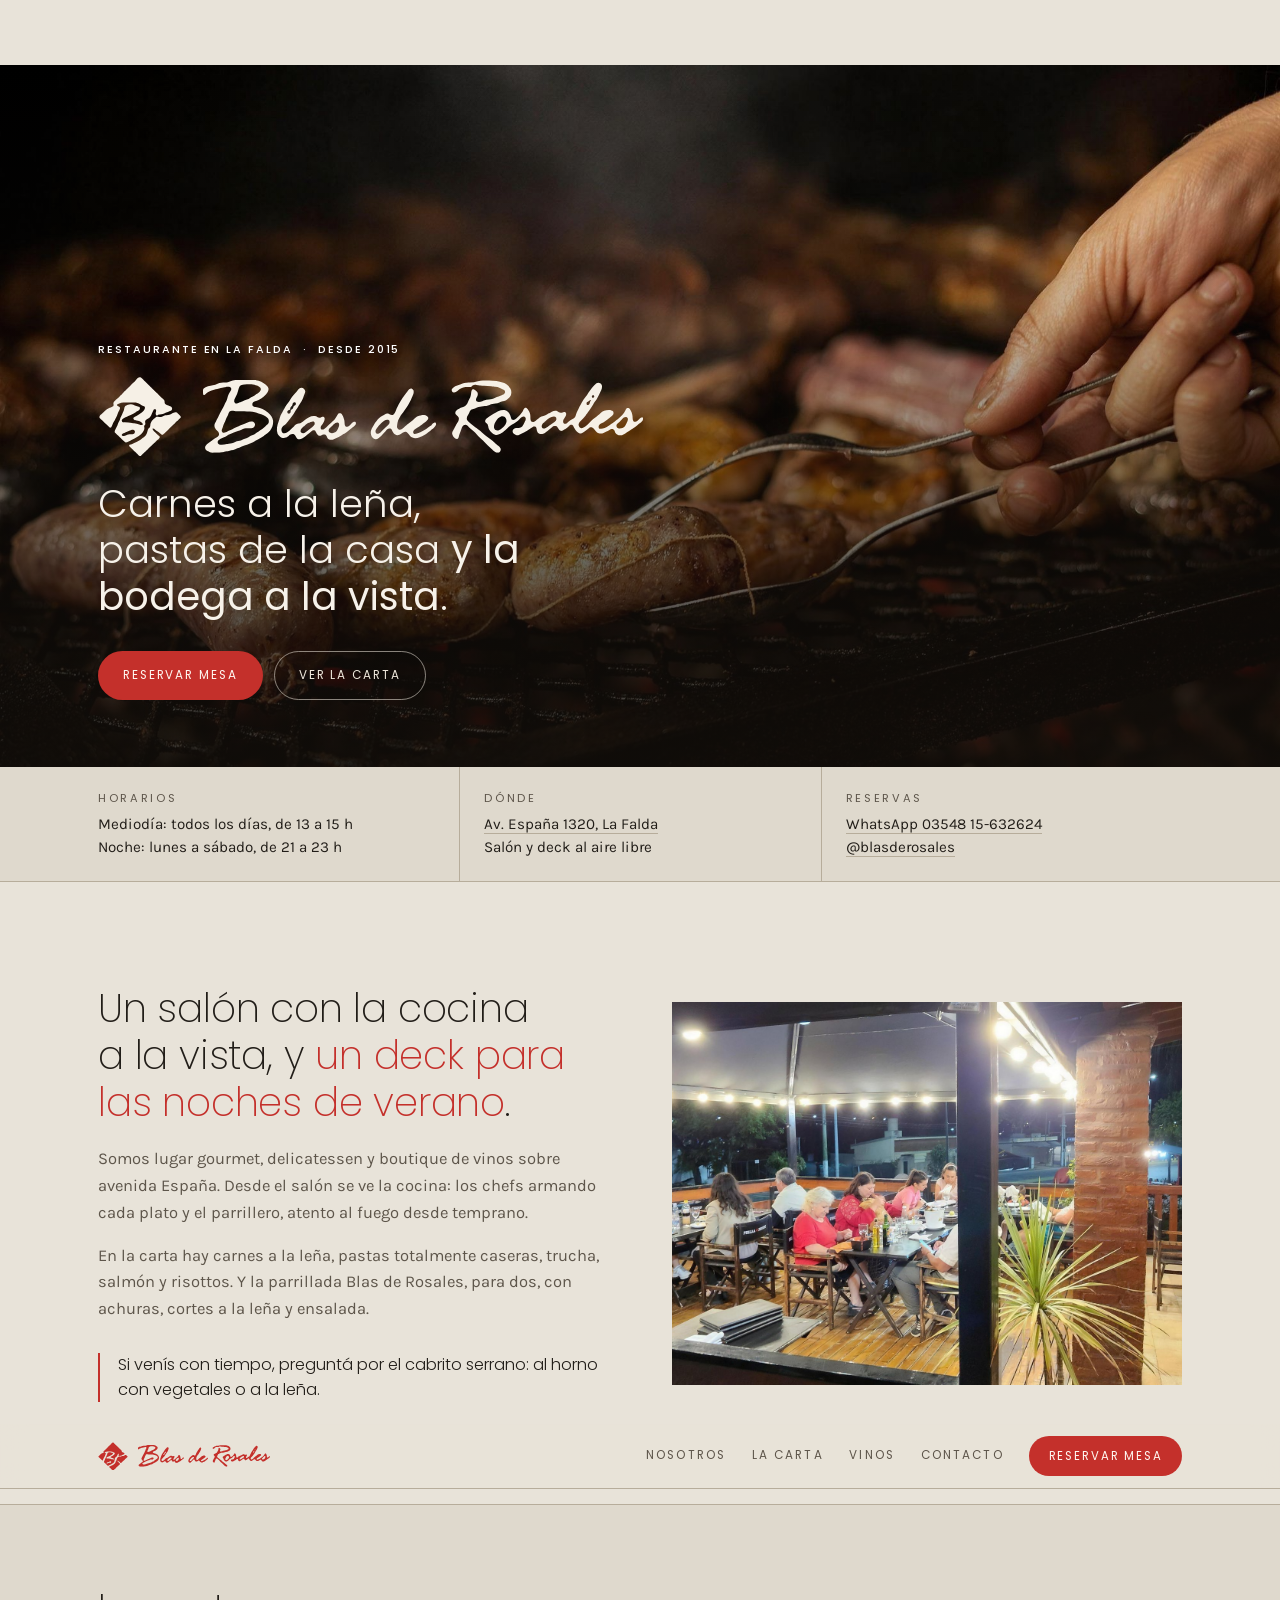
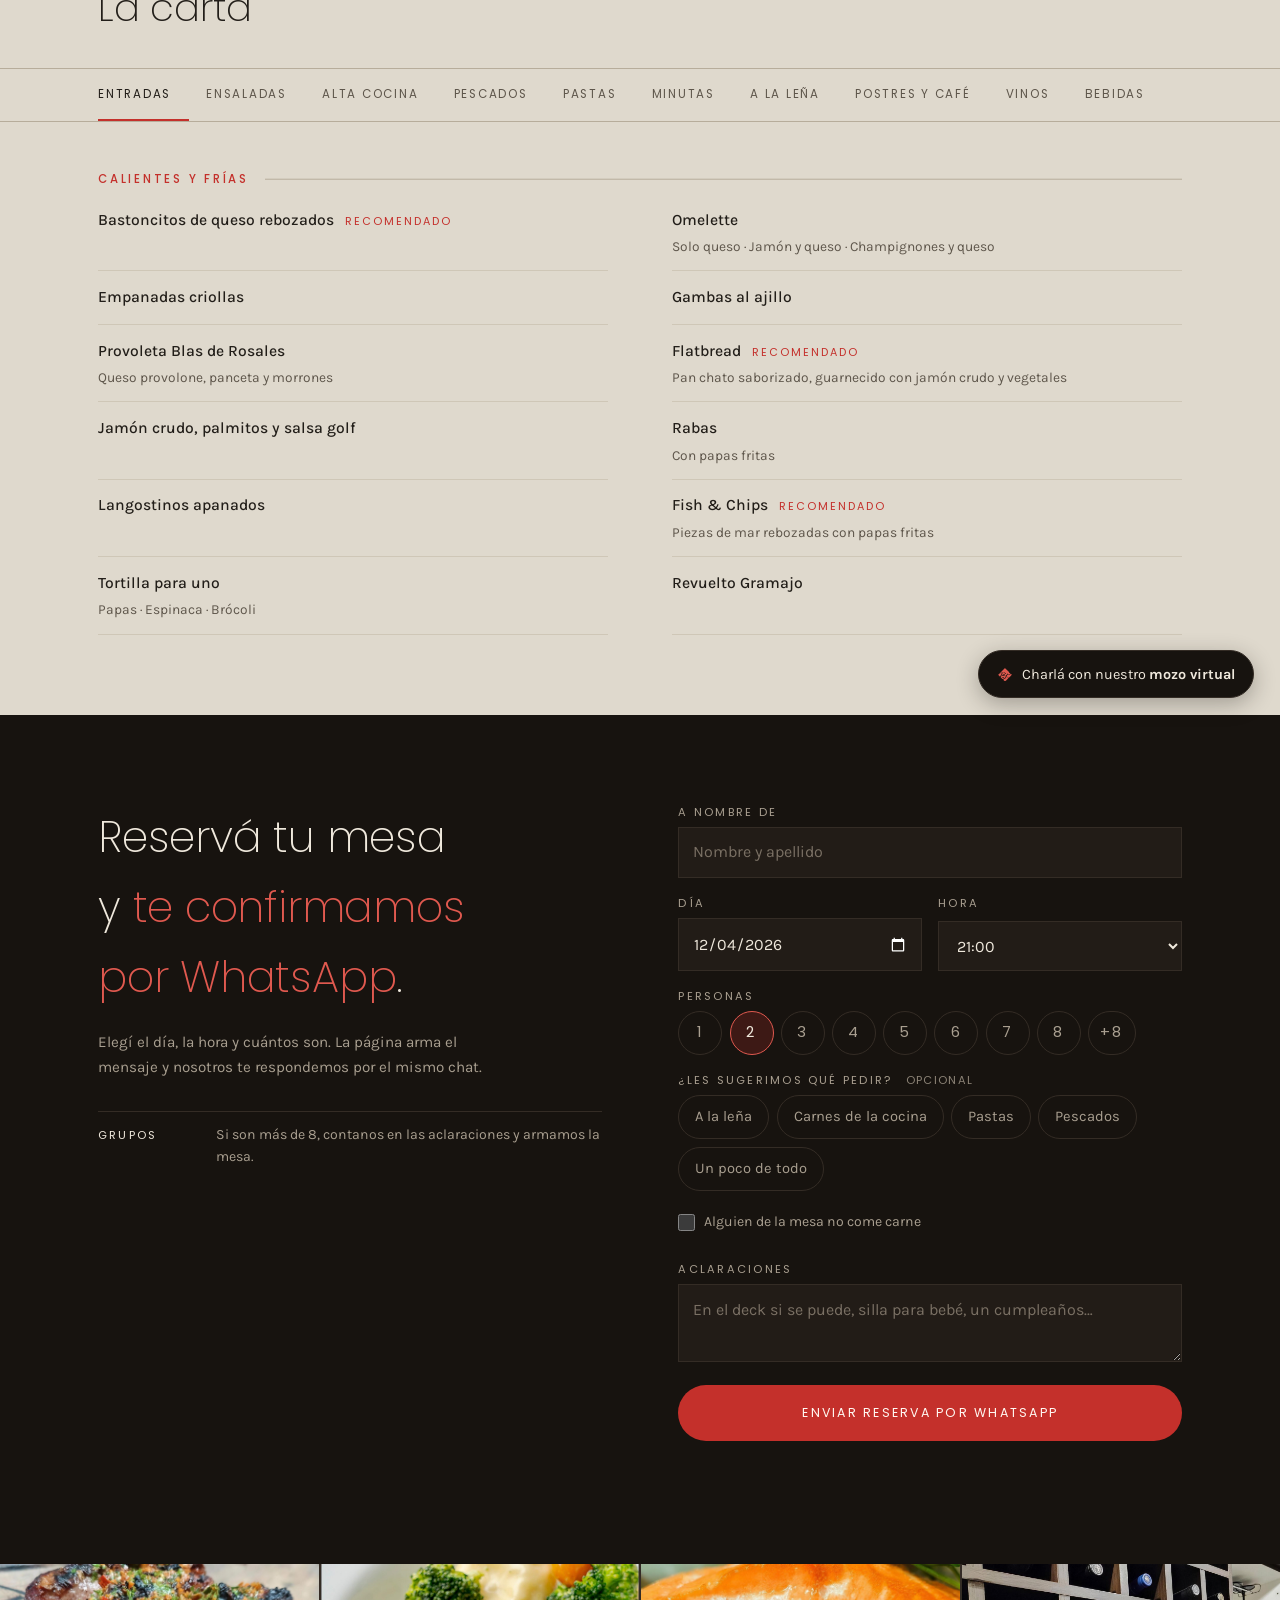
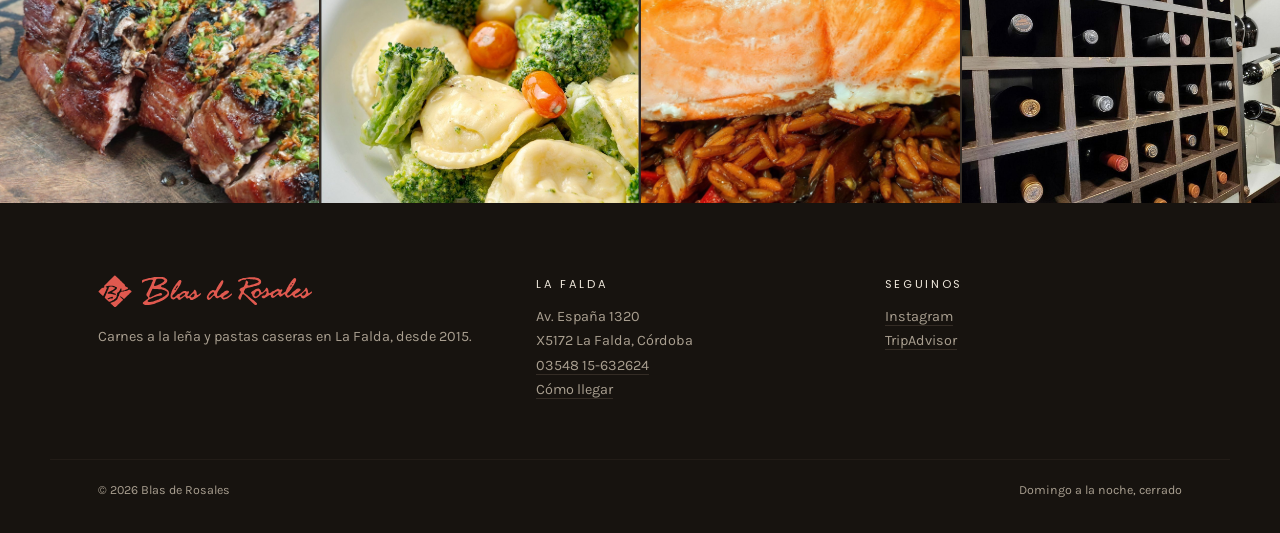
<file: carta.html>
<!doctype html>
<html lang="es-AR">
<head>
  <meta charset="utf-8">
  <meta name="robots" content="noindex, nofollow"> <!-- NOINDEX-TEMPORAL -->
  <title>La carta · Blas de Rosales</title>
  <link rel="canonical" href="index.html#carta">
  <meta http-equiv="refresh" content="0; url=index.html#carta">
</head>
<body>
  <p><a href="index.html#carta">Ver la carta de Blas de Rosales</a></p>
</body>
</html>
</file>
<file: css/estilos.css>
/* Blas de Rosales — la home.
   Piedra cálida de día, noche para la reserva y el pie; el único acento es el rojo de la marca. */

:root {
  --piedra: #E8E3D9;
  --piedra-2: #DFD9CD;
  --piedra-3: #CFC7B7;
  --regla: #B7AD9B;
  --tinta: #221E19;
  --tinta-2: #5E564B;
  --noche: #17130F;
  --noche-2: #221C17;
  --noche-3: #342C25;
  --hueso: #EFE8DC;
  --hueso-2: #A99F90;
  --rojo: #C4302B;
  --rojo-oscuro: #A42621;
  --rojo-claro: #E0594F;
  --ancho: 1180px;
  --margen: clamp(1rem, 4vw, 3rem);
  --alto-nav: 64px;
  --f-titulos: Poppins, "Helvetica Neue", Arial, sans-serif;
  --f-texto: Karla, "Helvetica Neue", Arial, sans-serif;
  color-scheme: light;
}

*, *::before, *::after { box-sizing: border-box; }
html { scroll-padding-top: calc(var(--alto-nav) + 1rem); }
body {
  margin: 0; background: var(--piedra); color: var(--tinta);
  font-family: var(--f-texto); font-size: 16.5px; line-height: 1.62;
  -webkit-font-smoothing: antialiased;
}
h1, h2, h3, h4 { font-family: var(--f-titulos); font-weight: 300; margin: 0; text-wrap: balance; letter-spacing: -.005em; }
p { margin: 0; }
a { color: inherit; }
img { display: block; max-width: 100%; }
button, input, select, textarea { font: inherit; color: inherit; }
:focus-visible { outline: 2px solid var(--rojo); outline-offset: 3px; border-radius: 2px; }
.noche :focus-visible { outline-color: var(--rojo-claro); }

.envoltura { max-width: var(--ancho); margin-inline: auto; padding-inline: var(--margen); }
.saltar { position: absolute; left: -9999px; top: 0; z-index: 100; background: var(--tinta); color: var(--piedra); padding: .6rem 1rem; }
.saltar:focus { left: 1rem; top: 1rem; }

.rombo { aspect-ratio: 632 / 606; fill: currentColor; flex: none; }
.nombre { aspect-ratio: 2543 / 421; fill: currentColor; flex: none; }

/* ---------- botones: un solo radio, el hover cambia el color ---------- */
.btn {
  display: inline-flex; align-items: center; justify-content: center; gap: .55rem;
  border-radius: 999px; border: 1px solid transparent; cursor: pointer; text-decoration: none;
  font-family: var(--f-titulos); font-size: .74rem; font-weight: 400; letter-spacing: .16em; text-transform: uppercase;
  padding: .85rem 1.5rem; transition: background-color .2s, color .2s, border-color .2s;
}
.btn--rojo { background: var(--rojo); color: #FFF8F2; }
.btn--rojo:hover { background: var(--rojo-oscuro); }
.btn--rojo:active { background: #8C1F1B; }
.btn--linea-clara { border-color: rgba(239, 232, 220, .55); color: var(--hueso); }
.btn--linea-clara:hover { background: rgba(239, 232, 220, .14); border-color: var(--hueso); }
.btn--chico { padding: .62rem 1.15rem; font-size: .72rem; }

.enlace { text-decoration: none; border-bottom: 1px solid var(--regla); padding-bottom: .1rem; }
.enlace:hover { border-bottom-color: var(--rojo); color: var(--rojo); }

/* ---------- nav ---------- */
.nav {
  position: sticky; top: 0; z-index: 60;
  background: color-mix(in srgb, var(--piedra) 90%, transparent);
  backdrop-filter: saturate(1.3) blur(12px); -webkit-backdrop-filter: saturate(1.3) blur(12px);
  border-bottom: 1px solid transparent; transition: border-color .3s;
}
.nav.is-pegada { border-bottom-color: var(--regla); }
.nav__fila { display: flex; align-items: center; gap: 1.5rem; height: var(--alto-nav); }
.nav__marca { display: flex; align-items: center; gap: .6rem; color: var(--rojo); text-decoration: none; }
.nav__marca .rombo { width: 30px; }
.nav__marca .nombre { width: 132px; }
.nav__enlaces { display: flex; align-items: center; gap: 1.6rem; margin-left: auto; }
.nav__enlaces a:not(.btn) {
  font-family: var(--f-titulos); font-size: .74rem; letter-spacing: .18em; text-transform: uppercase;
  text-decoration: none; color: var(--tinta-2); padding-block: .35rem;
  border-bottom: 1px solid transparent; transition: color .2s, border-color .2s;
}
.nav__enlaces a:not(.btn):hover { color: var(--tinta); border-bottom-color: var(--rojo); }
@media (max-width: 820px) { .nav__enlaces a[data-ocultar] { display: none; } .nav__enlaces { gap: 1rem; } }
.nav__enlaces a { white-space: nowrap; }
@media (max-width: 480px) {
  .nav__fila { gap: .75rem; }
  .nav__marca { gap: .45rem; }
  .nav__marca .rombo { width: 24px; }
  .nav__marca .nombre { width: 108px; }
  .nav__enlaces { gap: .9rem; }
  .nav__enlaces a:not(.btn) { font-size: .66rem; letter-spacing: .12em; }
  .nav__enlaces .btn--chico { padding: .55rem .9rem; font-size: .64rem; letter-spacing: .12em; }
}
@media (max-width: 360px) { .nav__enlaces a[href="#carta"] { display: none; } }

/* ---------- hero ---------- */
.hero { position: relative; min-height: clamp(520px, 78vh, 720px); display: flex; align-items: flex-end; overflow: hidden; background: var(--noche); }
.hero__foto { position: absolute; inset: 0; width: 100%; height: 100%; object-fit: cover; object-position: 50% 58%; }
.hero__velo {
  position: absolute; inset: 0;
  background: linear-gradient(to top, rgba(18, 14, 10, .85) 0%, rgba(18, 14, 10, .6) 34%, rgba(18, 14, 10, .25) 64%, rgba(18, 14, 10, 0) 100%);
}
.hero__contenido { position: relative; width: 100%; padding-block: clamp(2.4rem, 6vw, 4.2rem); color: var(--hueso); }
.hero__volanta {
  font-family: var(--f-titulos); font-weight: 500; font-size: .68rem; letter-spacing: .18em; text-transform: uppercase;
  color: #FFFFFF; margin-bottom: 1.1rem;
}
.hero__marca { display: flex; align-items: center; gap: clamp(.8rem, 2vw, 1.3rem); color: #F6F0E6; margin-bottom: 1.5rem; }
.hero__marca .rombo { width: clamp(52px, 7vw, 84px); }
.hero__marca .nombre { width: min(440px, 62vw); }
.hero__frase { font-family: var(--f-titulos); font-weight: 300; font-size: clamp(1.45rem, 3.4vw, 2.4rem); line-height: 1.22; max-width: 20ch; color: #F7F2EA; }
.hero__frase em { font-style: normal; font-weight: 400; }
.hero__acciones { display: flex; flex-wrap: wrap; gap: .7rem; margin-top: 1.9rem; }
@media (max-width: 520px) {
  .hero { min-height: 560px; }
  .hero__acciones .btn { flex: 1 1 100%; min-height: 3.1rem; }
}

/* ---------- franja de datos ---------- */
.datos { background: var(--piedra-2); border-bottom: 1px solid var(--regla); }
.datos__fila { display: grid; grid-template-columns: repeat(3, 1fr); margin-block: 0; }
.dato { padding: 1.35rem 1.5rem 1.4rem 0; }
.dato + .dato { border-left: 1px solid var(--regla); padding-left: 1.5rem; }
.dato dt { font-family: var(--f-titulos); font-size: .7rem; letter-spacing: .24em; text-transform: uppercase; color: var(--tinta-2); margin-bottom: .4rem; }
.dato dd { margin: 0; font-size: .95rem; line-height: 1.5; }
.dato dd a { text-decoration: none; border-bottom: 1px solid var(--regla); }
.dato dd a:hover { border-bottom-color: var(--rojo); color: var(--rojo); }
@media (max-width: 720px) {
  .datos__fila { grid-template-columns: 1fr; }
  .dato { padding: 1rem 0; }
  .dato + .dato { border-left: 0; border-top: 1px solid var(--regla); padding-left: 0; }
}

/* ---------- nosotros ---------- */
.nosotros { padding-block: clamp(3.6rem, 8vw, 6.5rem); }
.nosotros__grilla { display: grid; grid-template-columns: 1fr 1fr; gap: clamp(2rem, 5vw, 4.5rem); align-items: center; }
.nosotros h2 { font-size: clamp(1.65rem, 3.3vw, 2.45rem); font-weight: 200; line-height: 1.2; margin-bottom: 1.3rem; }
.nosotros h2 em { font-style: normal; color: var(--rojo); }
.nosotros p { max-width: 60ch; color: var(--tinta-2); }
.nosotros p + p { margin-top: 1rem; }
.nosotros .nosotros__nota {
  margin-top: 1.9rem; border-left: 2px solid var(--rojo); padding-left: 1.1rem;
  font-family: var(--f-titulos); font-weight: 300; font-size: 1.02rem; line-height: 1.5; color: var(--tinta);
}
.nosotros__foto { margin: 0; }
.nosotros__foto img { width: 100%; aspect-ratio: 4 / 3; object-fit: cover; object-position: 28% 50%; height: auto; }
@media (max-width: 860px) {
  .nosotros__grilla { grid-template-columns: 1fr; }
  .nosotros__foto img { aspect-ratio: 16 / 10; }
}

/* ---------- carta ---------- */
.carta { background: var(--piedra-2); border-top: 1px solid var(--regla); padding-top: clamp(3rem, 6vw, 4.5rem); }
.carta__cabeza { display: flex; align-items: flex-end; justify-content: space-between; gap: 1rem 2rem; flex-wrap: wrap; }
.carta__cabeza h2 { font-size: clamp(1.7rem, 3.4vw, 2.4rem); font-weight: 200; }

.pestanas {
  position: sticky; top: var(--alto-nav); z-index: 40; background: var(--piedra-2);
  margin-top: 1.8rem; border-block: 1px solid var(--regla);
  display: flex; overflow-x: auto; scrollbar-width: none;
  padding-inline: max(var(--margen), calc((100% - var(--ancho)) / 2 + var(--margen)));
}
.pestanas::-webkit-scrollbar { display: none; }
.pestana {
  flex: none; background: none; border: 0; border-bottom: 2px solid transparent; cursor: pointer; white-space: nowrap;
  font-family: var(--f-titulos); font-size: .73rem; letter-spacing: .15em; text-transform: uppercase;
  color: var(--tinta-2); padding: .95rem 1.1rem; transition: color .18s, border-color .18s;
}
.pestana:first-child { padding-left: 0; }
.pestana:hover { color: var(--tinta); }
.pestana[aria-selected="true"] { color: var(--tinta); border-bottom-color: var(--rojo); }
.pestana:focus-visible { outline-offset: -4px; }

.carta__cuerpo { padding-block: clamp(2rem, 4vw, 3rem) clamp(3rem, 7vw, 5rem); min-height: 30rem; }
.panel__nota { color: var(--tinta-2); font-style: italic; margin-bottom: 1.4rem; }
.grupo + .grupo { margin-top: clamp(2.2rem, 4vw, 3.2rem); }
.grupo__cabeza { display: flex; align-items: baseline; gap: 1rem; margin-bottom: .35rem; }
.grupo__cabeza h3 { font-size: .72rem; font-weight: 500; letter-spacing: .24em; text-transform: uppercase; color: var(--rojo); }
.grupo__cabeza span { flex: 1; border-bottom: 1px solid var(--regla); translate: 0 -.2em; }
.grupo__nota { font-size: .85rem; color: var(--tinta-2); font-style: italic; margin-bottom: 1rem; }
.grupo__texto { font-size: 1rem; margin: .6rem 0 .5rem; }
.panel__aclaracion { margin-top: 1.6rem; }
.panel__frase { margin-top: 2.4rem; font-family: var(--f-titulos); font-weight: 200; font-size: clamp(1.2rem, 2.4vw, 1.6rem); color: var(--tinta-2); max-width: 32ch; }

.platos { list-style: none; margin: 0; padding: 0; display: grid; grid-template-columns: repeat(2, minmax(0, 1fr)); column-gap: clamp(2rem, 5vw, 4rem); }
.platos--lista { grid-template-columns: repeat(3, minmax(0, 1fr)); }
@media (max-width: 780px) { .platos, .platos--lista { grid-template-columns: 1fr; } }
.plato { padding: .85rem 0; border-bottom: 1px solid var(--piedra-3); }
.plato__cabeza { display: flex; align-items: baseline; flex-wrap: wrap; gap: .2rem .7rem; }
.plato__nombre { font-weight: 500; font-size: .98rem; }
.plato__bodega { font-weight: 400; color: var(--tinta-2); }
.plato__marca { font-family: var(--f-titulos); font-size: .68rem; letter-spacing: .18em; text-transform: uppercase; color: var(--rojo); }
.plato__desc { font-size: .86rem; line-height: 1.5; color: var(--tinta-2); margin-top: .2rem; max-width: 52ch; }

.recuadro {
  margin-bottom: clamp(2.2rem, 4vw, 3.2rem); background: var(--piedra); border: 1px solid var(--regla);
  padding: clamp(1.4rem, 3vw, 2.2rem); display: grid; grid-template-columns: auto 1fr; gap: clamp(1.2rem, 4vw, 3rem); align-items: start;
}
.recuadro .recuadro__para { font-family: var(--f-titulos); font-weight: 200; font-size: clamp(1.8rem, 4.4vw, 2.7rem); line-height: 1; color: var(--rojo); }
.recuadro h4 { font-size: 1.1rem; font-weight: 400; margin-bottom: .6rem; }
.recuadro p { color: var(--tinta-2); font-size: .92rem; max-width: 62ch; }
@media (max-width: 640px) { .recuadro { grid-template-columns: 1fr; } }

/* ---------- noche: reservas ---------- */
.noche { background: var(--noche); color: var(--hueso); }
.reservas { padding-block: clamp(3.4rem, 7vw, 5.5rem); }
.reservas__grilla { display: grid; grid-template-columns: 1fr 1fr; gap: clamp(2rem, 6vw, 5rem); align-items: start; }
.reservas h2 { font-size: clamp(1.8rem, 3.8vw, 2.7rem); font-weight: 200; }
.reservas h2 em { font-style: normal; color: var(--rojo-claro); }
.reservas__texto > p { color: var(--hueso-2); font-size: .95rem; max-width: 46ch; margin-top: 1.1rem; }
.condiciones { display: grid; gap: .7rem; margin-top: 2rem; }
.condicion { display: flex; gap: .8rem; align-items: baseline; font-size: .88rem; color: var(--hueso-2); border-top: 1px solid var(--noche-3); padding-top: .7rem; }
.condicion b { flex: none; width: 6.6rem; font-family: var(--f-titulos); font-weight: 400; font-size: .7rem; letter-spacing: .2em; text-transform: uppercase; color: var(--hueso); }
.condicion a { color: var(--hueso); text-decoration: none; border-bottom: 1px solid var(--noche-3); }
.condicion a:hover { color: var(--rojo-claro); border-bottom-color: var(--rojo-claro); }
@media (max-width: 900px) { .reservas__grilla { grid-template-columns: 1fr; } }

.formulario { display: grid; gap: 1rem; }
.campos { display: grid; grid-template-columns: 1fr 1fr; gap: 1rem; }
.campo { display: grid; gap: .38rem; min-width: 0; }
.campo label, .campo__etiqueta { font-family: var(--f-titulos); font-size: .7rem; letter-spacing: .2em; text-transform: uppercase; color: var(--hueso-2); }
.campo input, .campo select, .campo textarea {
  width: 100%; min-width: 0; background: var(--noche-2); border: 1px solid var(--noche-3); color: var(--hueso); border-radius: 0;
  padding: .72rem .85rem; font-size: 1rem; transition: border-color .18s;
}
.campo input::placeholder, .campo textarea::placeholder { color: #7A7064; }
.campo input:focus, .campo select:focus, .campo textarea:focus { border-color: var(--rojo-claro); outline: none; }
.campo input[type="date"] { color-scheme: dark; min-height: 2.9rem; }
.campo select { color-scheme: dark; min-height: 2.9rem; }
.campo textarea { resize: vertical; min-height: 78px; }
.opciones { display: flex; flex-wrap: wrap; gap: .45rem; }
.opcion { position: relative; }
.opcion input { position: absolute; opacity: 0; width: 0; height: 0; }
.opcion span {
  display: grid; place-items: center; min-width: 2.75rem; height: 2.75rem; padding-inline: .7rem;
  border: 1px solid var(--noche-3); border-radius: 999px; cursor: pointer; font-size: .92rem; color: var(--hueso-2);
  font-variant-numeric: tabular-nums; transition: border-color .18s, color .18s, background-color .18s;
}
.opcion span:hover { border-color: var(--hueso-2); color: var(--hueso); }
.opcion input:checked + span { border-color: var(--rojo-claro); color: var(--hueso); background: rgba(196, 48, 43, .22); }
.opcion input:focus-visible + span { outline: 2px solid var(--rojo-claro); outline-offset: 2px; }
.campo .opcion--texto, .campo .tilde { font-family: var(--f-texto); letter-spacing: normal; text-transform: none; }
.opcion--texto span { padding-inline: 1rem; font-size: .92rem; }

/* sugeridor: vive adentro del formulario, con las mismas piezas */
.sugeridor { border: 0; margin: 0; padding: 0; gap: .6rem; }
.sugeridor legend { padding: 0; margin-bottom: .38rem; }
.campo__opcional { margin-left: .5rem; letter-spacing: .12em; color: var(--hueso-2); opacity: .8; }
.campo .tilde { display: inline-flex; align-items: center; min-height: 44px; gap: .55rem; font-size: .88rem; color: var(--hueso-2); cursor: pointer; }
.tilde input { color-scheme: dark; width: 1.05rem; height: 1.05rem; margin: 0; accent-color: var(--rojo); }
.campo .tilde:hover { color: var(--hueso); }
.sugerencia { border: 1px solid var(--noche-3); background: var(--noche-2); padding: .4rem 1rem .9rem; margin-top: .3rem; }
.sugerencia__lista { margin: 0; }
.sugerencia__fila { display: flex; gap: .8rem; align-items: baseline; padding-block: .6rem; border-bottom: 1px solid var(--noche-3); }
.sugerencia__fila dt {
  flex: none; width: 8.4rem; font-family: var(--f-titulos); font-size: .74rem; letter-spacing: .18em; text-transform: uppercase; color: var(--hueso-2);
}
.sugerencia__fila dd { margin: 0; display: grid; gap: .15rem; font-size: .95rem; color: var(--hueso); }
.sugerencia__fila small { font-size: .78rem; font-style: italic; color: var(--hueso-2); }
.sugerencia__pie { display: flex; justify-content: space-between; align-items: center; gap: .6rem 1rem; flex-wrap: wrap; margin-top: .8rem; }
.sugerencia__otra {
  background: none; border: 0; padding: 0 .1rem; min-height: 44px; cursor: pointer; font-size: .88rem; color: var(--hueso);
  text-decoration: underline 1px var(--hueso-2); text-underline-offset: .35em; transition: color .18s, text-decoration-color .18s;
}
.sugerencia__otra:hover { color: var(--rojo-claro); text-decoration-color: var(--rojo-claro); }
.sugerencia__otra:active { color: var(--rojo); }
/* mozo virtual: pestaña flotante que abre un chat de ayuda */
.mozo { position: fixed; right: clamp(.8rem, 2.5vw, 1.6rem); bottom: clamp(.8rem, 2.5vw, 1.6rem); z-index: 60; display: grid; justify-items: end; gap: .7rem; }
.mozo__abrir {
  display: inline-flex; align-items: center; gap: .65rem; min-height: 48px; padding: .6rem 1.15rem; cursor: pointer;
  background: var(--noche); color: var(--hueso); border: 1px solid var(--noche-3); border-radius: 999px;
  font-size: .9rem; box-shadow: 0 6px 22px rgba(23, 19, 15, .3); transition: background-color .2s, border-color .2s;
}
.mozo__abrir .rombo { color: var(--rojo-claro); }
.mozo__abrir b { font-weight: 700; }
.mozo__abrir:hover { background: var(--noche-2); border-color: var(--hueso-2); }
.mozo__abrir:focus-visible { outline-color: var(--rojo-claro); }
.mozo.is-abierto .mozo__abrir { display: none; }
.mozo__panel {
  width: min(24rem, calc(100vw - 1.6rem)); max-height: min(34rem, calc(100dvh - 2rem)); display: flex; flex-direction: column;
  background: var(--noche); color: var(--hueso); border: 1px solid var(--noche-3); box-shadow: 0 14px 40px rgba(23, 19, 15, .45);
}
.mozo__panel[hidden] { display: none; }
.mozo__panel :focus-visible { outline-color: var(--rojo-claro); }
.mozo__cabeza { display: flex; justify-content: space-between; align-items: center; gap: 1rem; padding: .9rem 1rem .9rem 1.15rem; border-bottom: 1px solid var(--noche-3); }
.mozo__cabeza h2 { font-size: 1rem; font-weight: 400; letter-spacing: .02em; color: var(--hueso); }
.mozo__cabeza p { font-size: .8rem; color: var(--hueso-2); }
.mozo__cerrar { display: grid; place-items: center; width: 44px; height: 44px; margin: -.4rem 0; background: none; border: 0; color: var(--hueso-2); cursor: pointer; transition: color .18s; }
.mozo__cerrar:hover { color: var(--hueso); }
.mozo__charla { flex: 1; min-height: 8rem; overflow-y: auto; display: grid; align-content: start; gap: .5rem; padding: 1rem 1.15rem; }
.mozo__msg { margin: 0; padding: .65rem .9rem; font-size: .93rem; line-height: 1.5; max-width: 92%; white-space: pre-line; }
.mozo__msg--cliente { justify-self: end; border: 1px solid var(--noche-3); color: var(--hueso-2); }
.mozo__msg--mozo { justify-self: start; background: var(--noche-2); border-left: 2px solid var(--rojo-claro); color: var(--hueso); }
.mozo__msg--espera { color: var(--hueso-2); font-style: italic; }
.mozo__msg--error { border-left-color: var(--hueso-2); color: var(--hueso-2); }
.mozo__entrada { display: flex; gap: .6rem; padding: .8rem 1.15rem; border-top: 1px solid var(--noche-3); }
.mozo__entrada input {
  flex: 1; min-width: 0; min-height: 2.9rem; padding: .6rem .8rem; background: var(--noche-2); color: var(--hueso);
  border: 1px solid var(--noche-3); border-radius: 0; font-size: 16px;
}
.mozo__entrada input::placeholder { color: #7A7064; }
.mozo__entrada input:focus { border-color: var(--rojo-claro); outline: none; }
.mozo__entrada .btn { flex: none; }
.mozo__entrada .btn:disabled { opacity: .5; cursor: default; }
.mozo__nota { margin: 0; padding: 0 1.15rem 1rem; font-size: .78rem; color: var(--hueso-2); }
.mozo__nota a { color: var(--hueso); text-underline-offset: .25em; }
.mozo__nota a:hover { color: var(--rojo-claro); }
.mozo__sr { position: absolute; width: 1px; height: 1px; overflow: hidden; clip-path: inset(50%); }
@media (max-width: 520px) {
  .mozo__abrir span { font-size: .85rem; }
  .mozo__panel { width: calc(100vw - 1.6rem); }
}
@media (max-width: 420px) {
  .sugerencia__fila { flex-direction: column; gap: .2rem; }
  .sugerencia__fila dt { width: auto; }
}

.formulario__enviar { width: 100%; padding-block: 1.05rem; font-size: .78rem; letter-spacing: .18em; margin-top: .4rem; }
.formulario__aviso { min-height: 1.4em; font-size: .85rem; color: var(--hueso-2); }
@media (max-width: 520px) { .campos { grid-template-columns: 1fr; } }

/* ---------- tira de fotos ---------- */
.tira { display: grid; grid-template-columns: repeat(4, 1fr); gap: 2px; background: var(--noche-3); }
.tira img { width: 100%; aspect-ratio: 4 / 3; object-fit: cover; }
@media (max-width: 700px) { .tira { grid-template-columns: repeat(2, 1fr); } }

/* ---------- pie ---------- */
.pie { padding-block: clamp(3rem, 6vw, 4.5rem) 2rem; }
.pie__grilla { display: grid; grid-template-columns: 1.3fr 1fr 1fr; gap: clamp(1.8rem, 4vw, 3.5rem); }
@media (max-width: 800px) { .pie__grilla { grid-template-columns: 1fr 1fr; } .pie__marca { grid-column: 1 / -1; } }
@media (max-width: 520px) { .pie__grilla { grid-template-columns: 1fr; } }
.pie .nav__marca { margin-bottom: 1.1rem; color: var(--rojo-claro); }
.pie .nav__marca .rombo { width: 34px; }
.pie .nav__marca .nombre { width: 170px; }
.pie p, .pie address { color: var(--hueso-2); font-size: .9rem; font-style: normal; line-height: 1.7; }
.pie__titulo { font-family: var(--f-titulos); font-size: .7rem; letter-spacing: .24em; text-transform: uppercase; color: var(--hueso); margin-bottom: .75rem; font-weight: 400; }
.pie a:not(.nav__marca) { color: var(--hueso-2); text-decoration: none; border-bottom: 1px solid var(--noche-3); }
.pie a:not(.nav__marca):hover { color: var(--rojo-claro); border-bottom-color: var(--rojo-claro); }
.pie__base {
  margin-top: clamp(2.4rem, 5vw, 3.5rem); padding-top: 1.3rem; border-top: 1px solid var(--noche-2);
  display: flex; justify-content: space-between; gap: 1rem; flex-wrap: wrap; font-size: .78rem; color: var(--hueso-2);
}

.pie__credito { margin: 1.1rem 0 0; text-align: center; font-size: 10px; letter-spacing: .08em; color: rgba(169, 159, 144, .5); }
.pie .pie__credito a { color: inherit; border-bottom: 0; text-decoration: none; transition: color .2s; }
.pie .pie__credito a:hover { color: var(--hueso-2); }

@media (prefers-reduced-motion: reduce) { * { transition: none !important; } html { scroll-behavior: auto; } }
</file>
